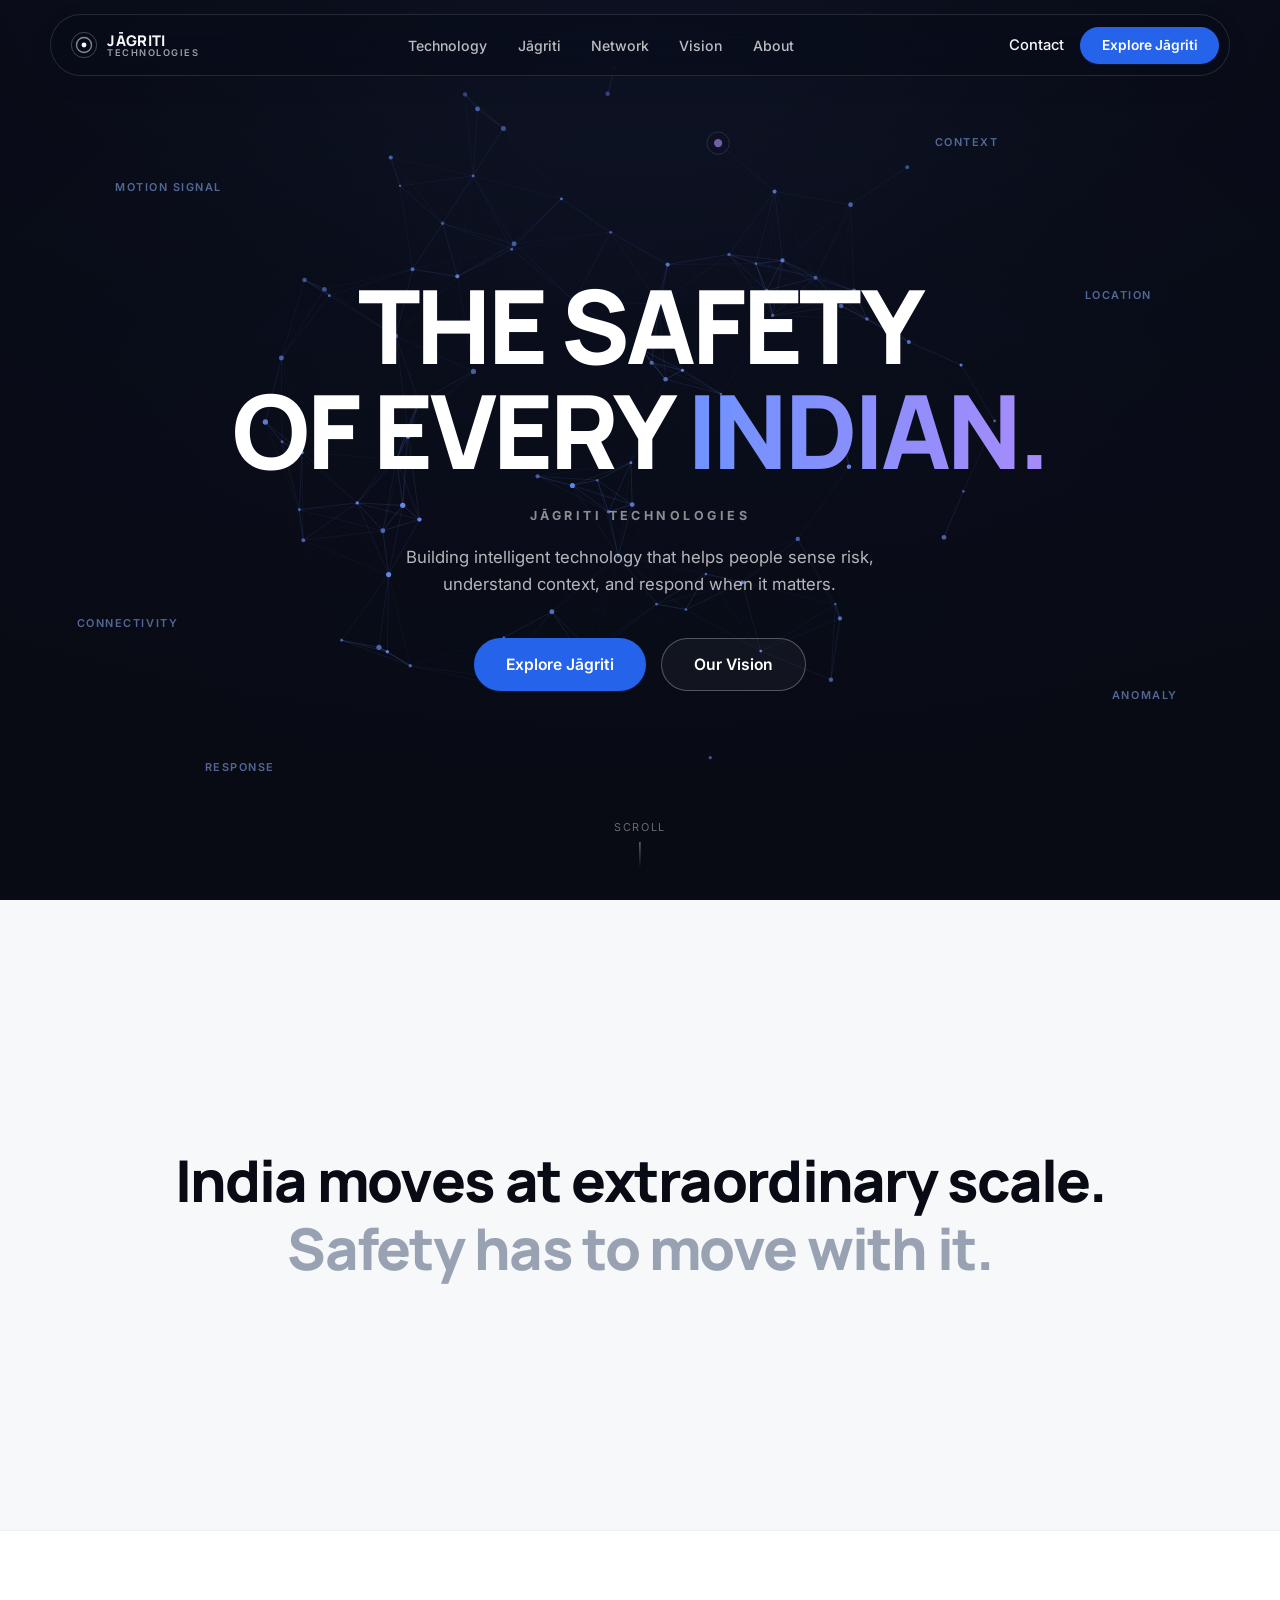
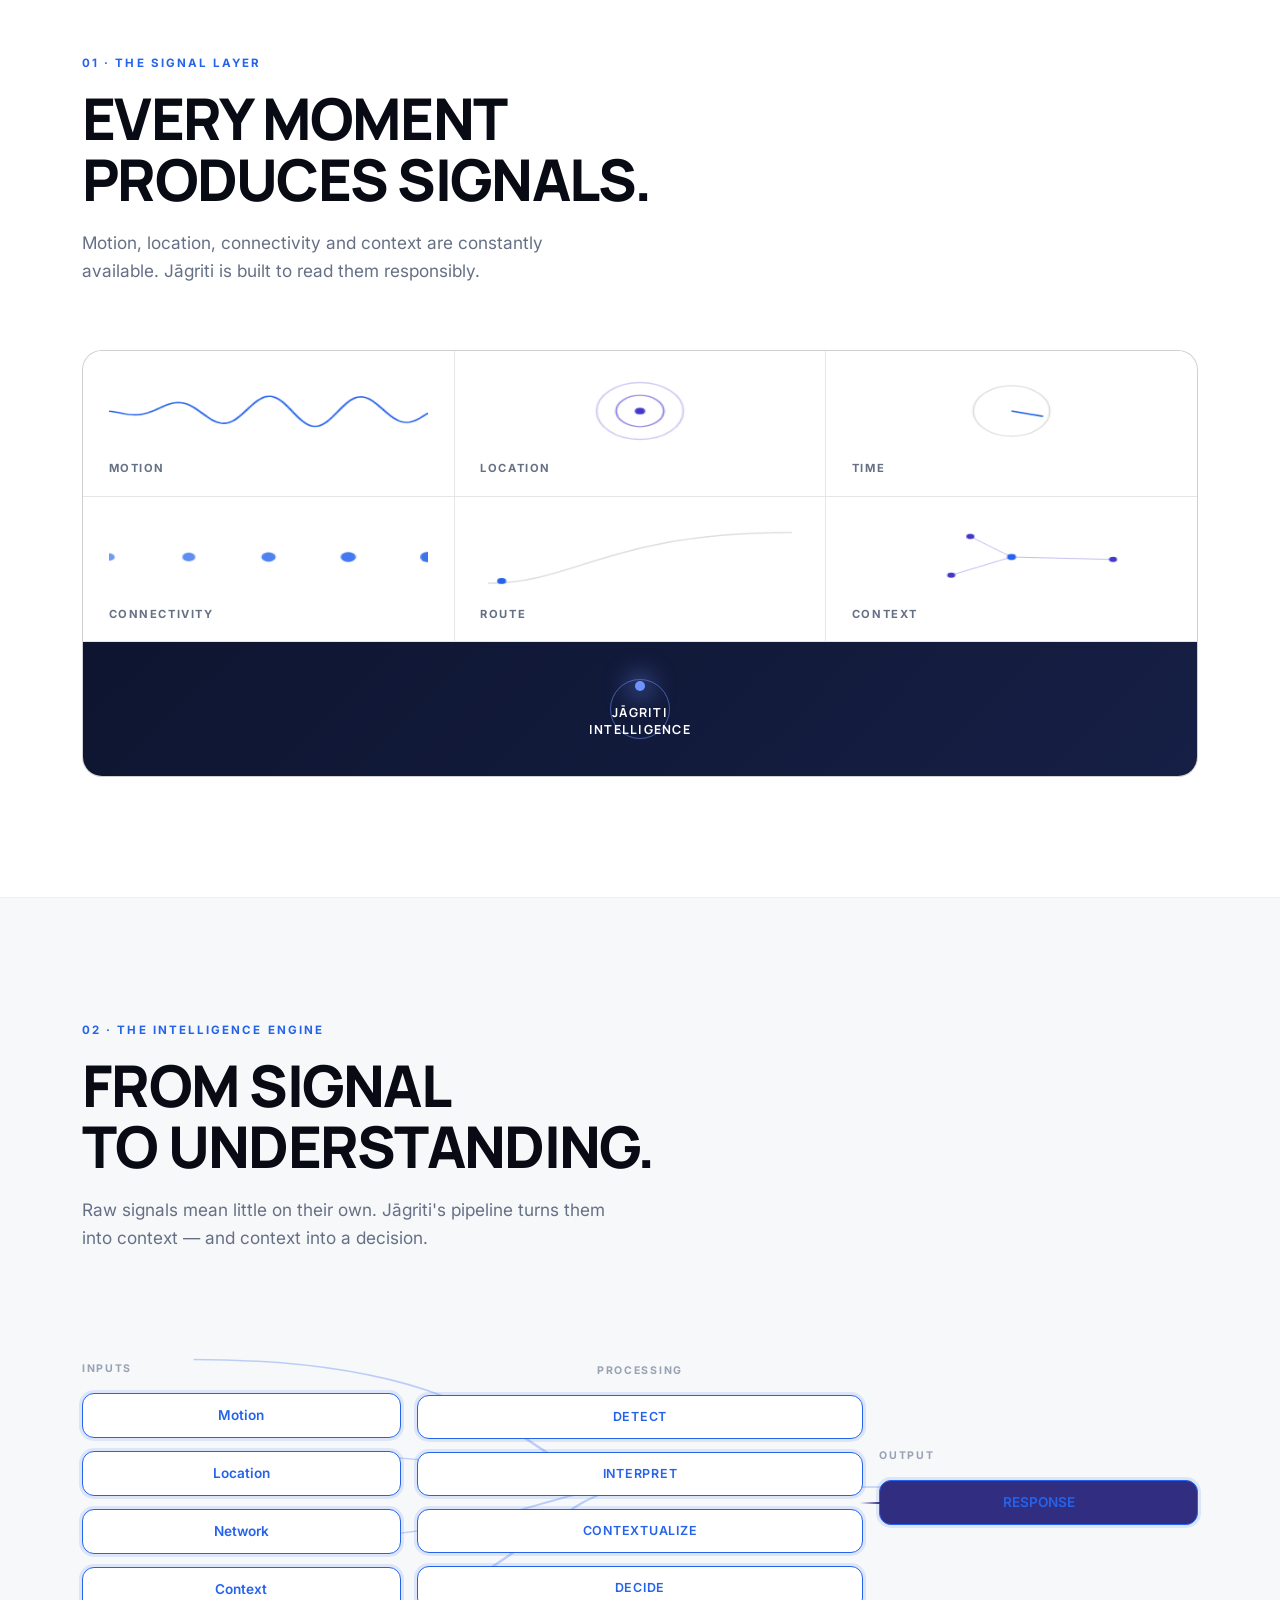
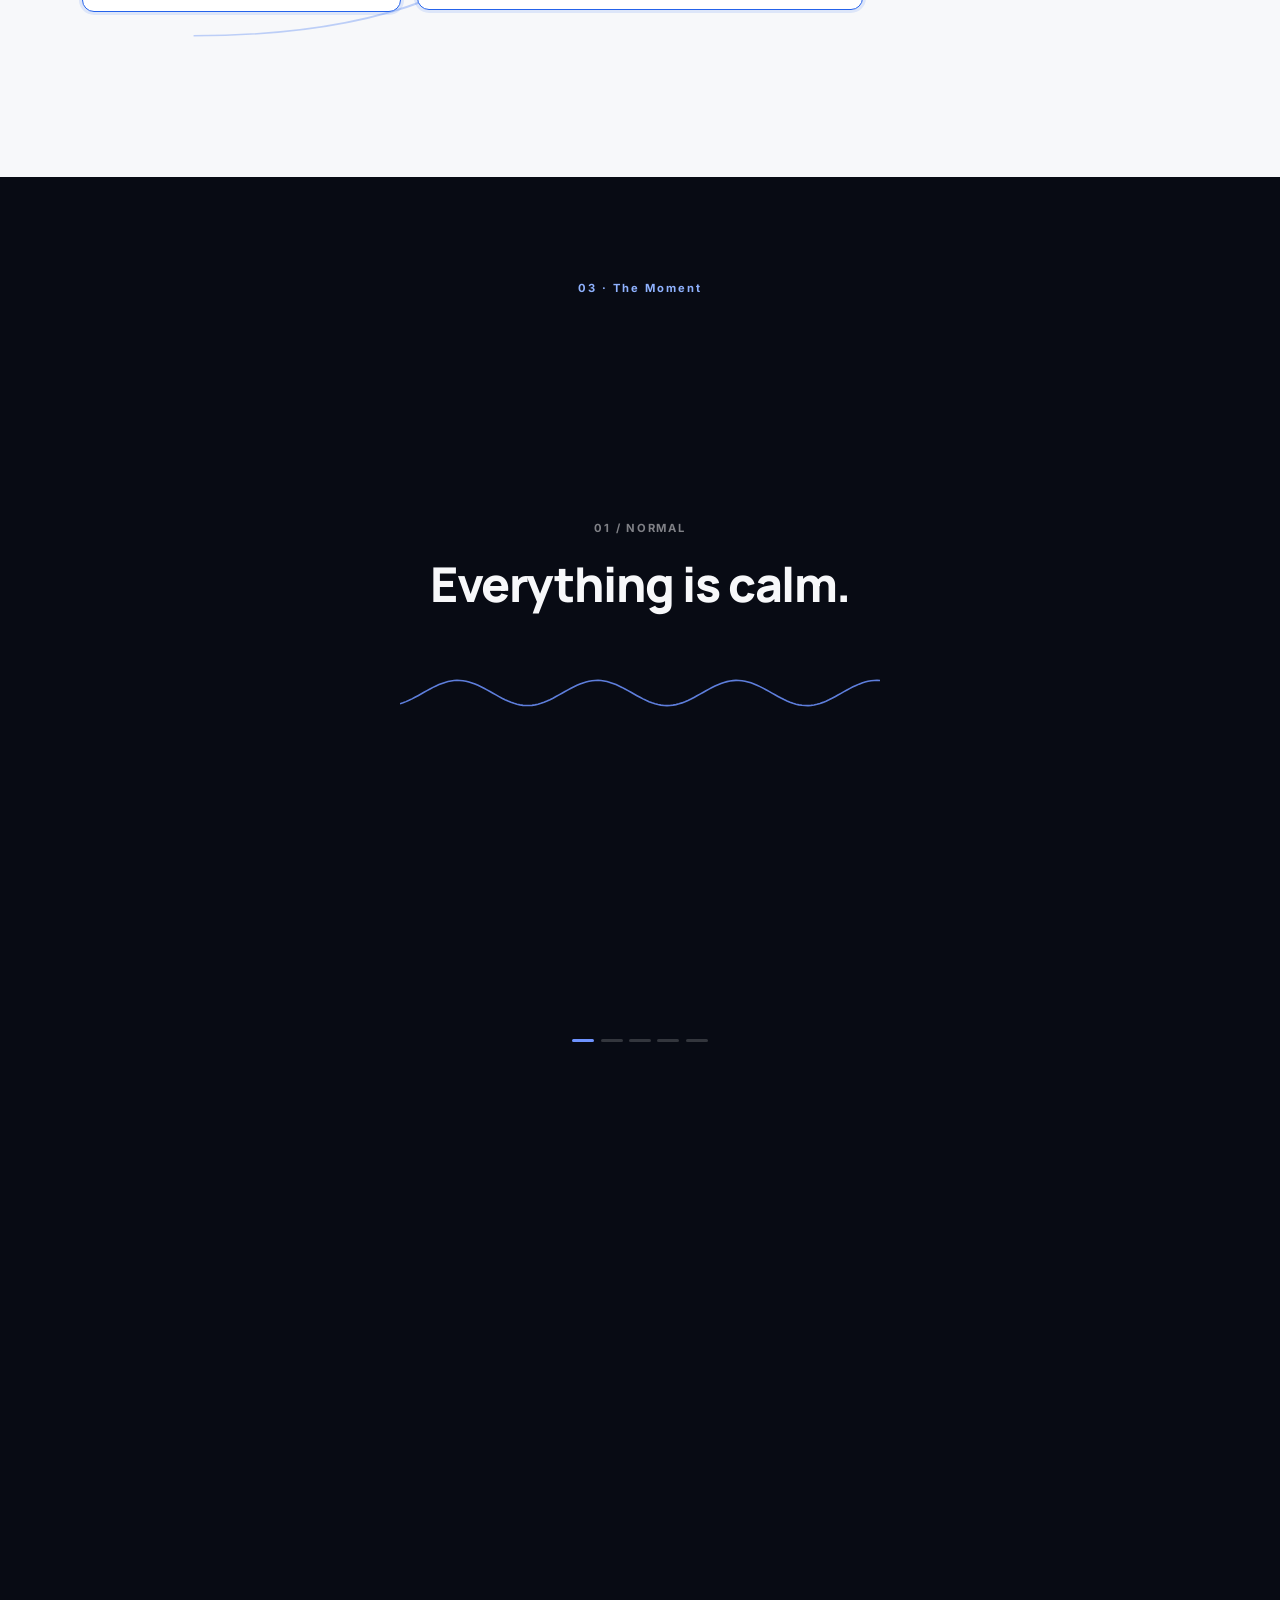
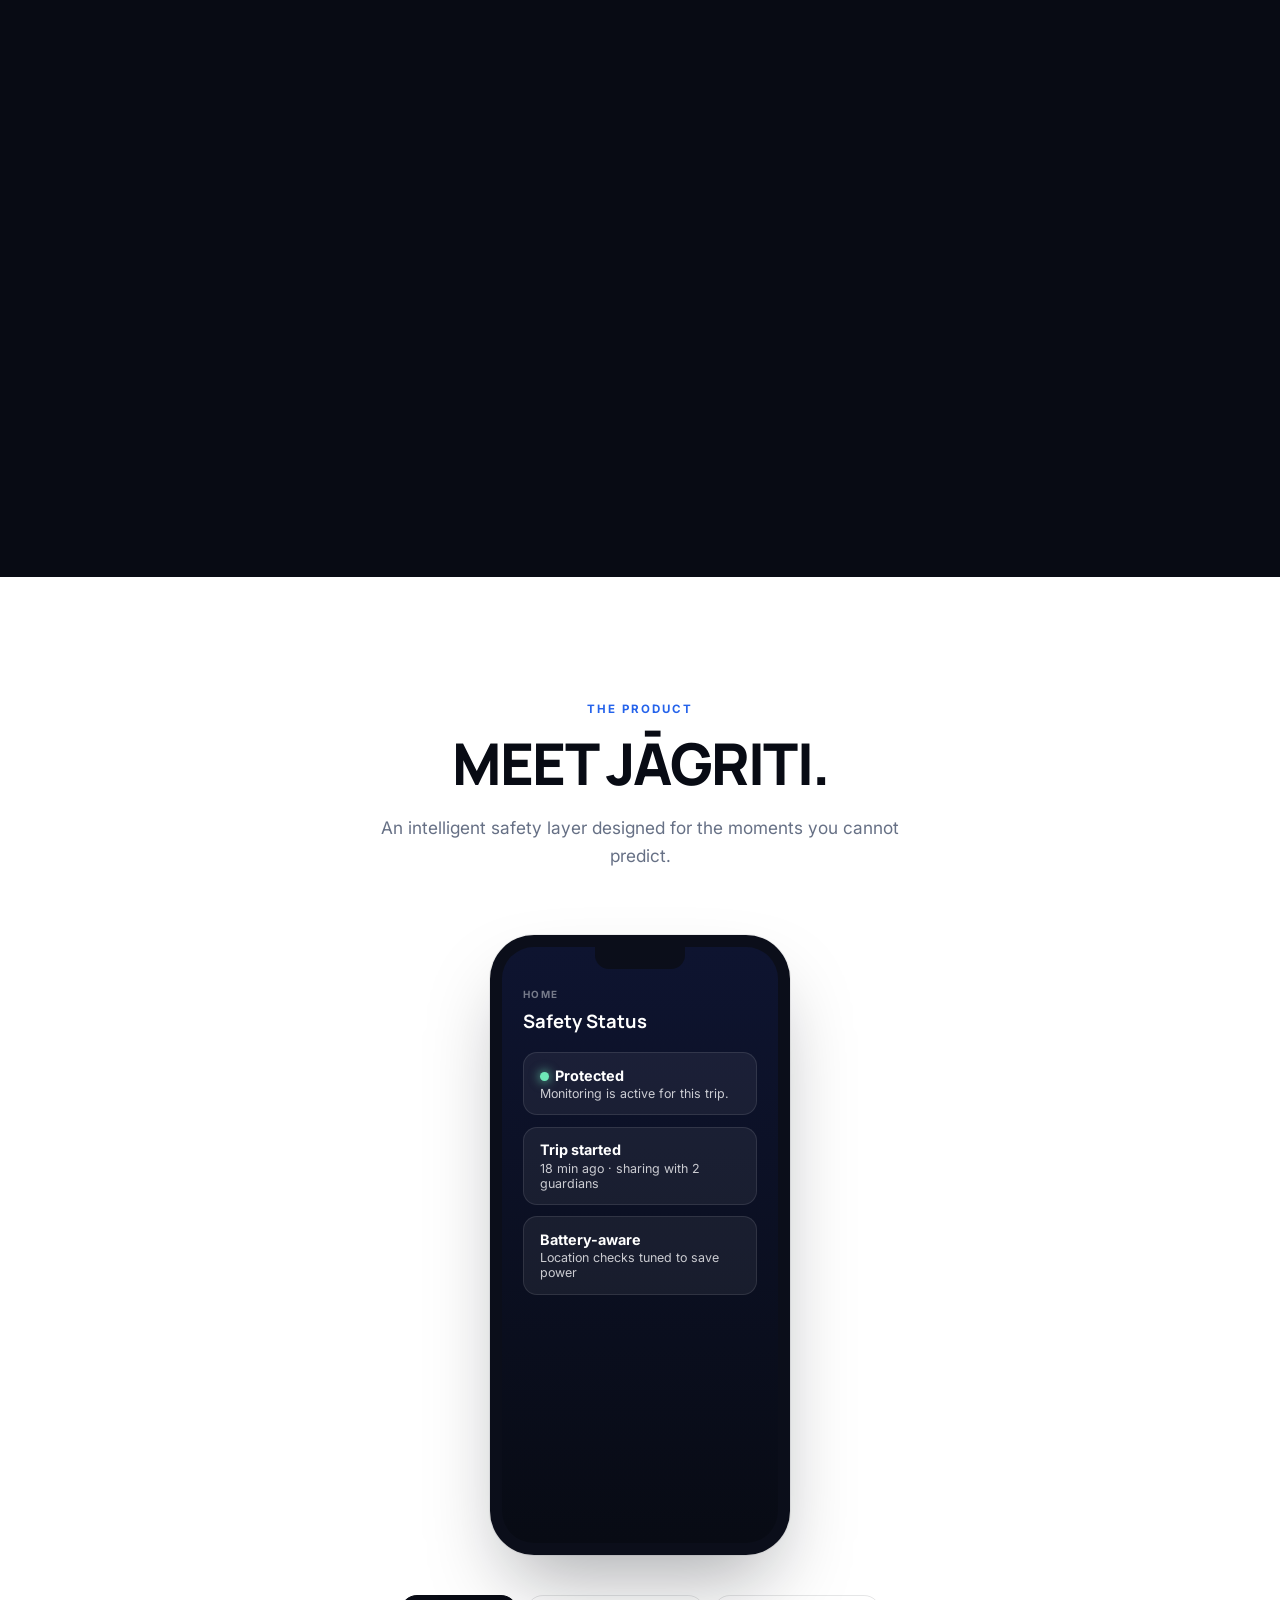
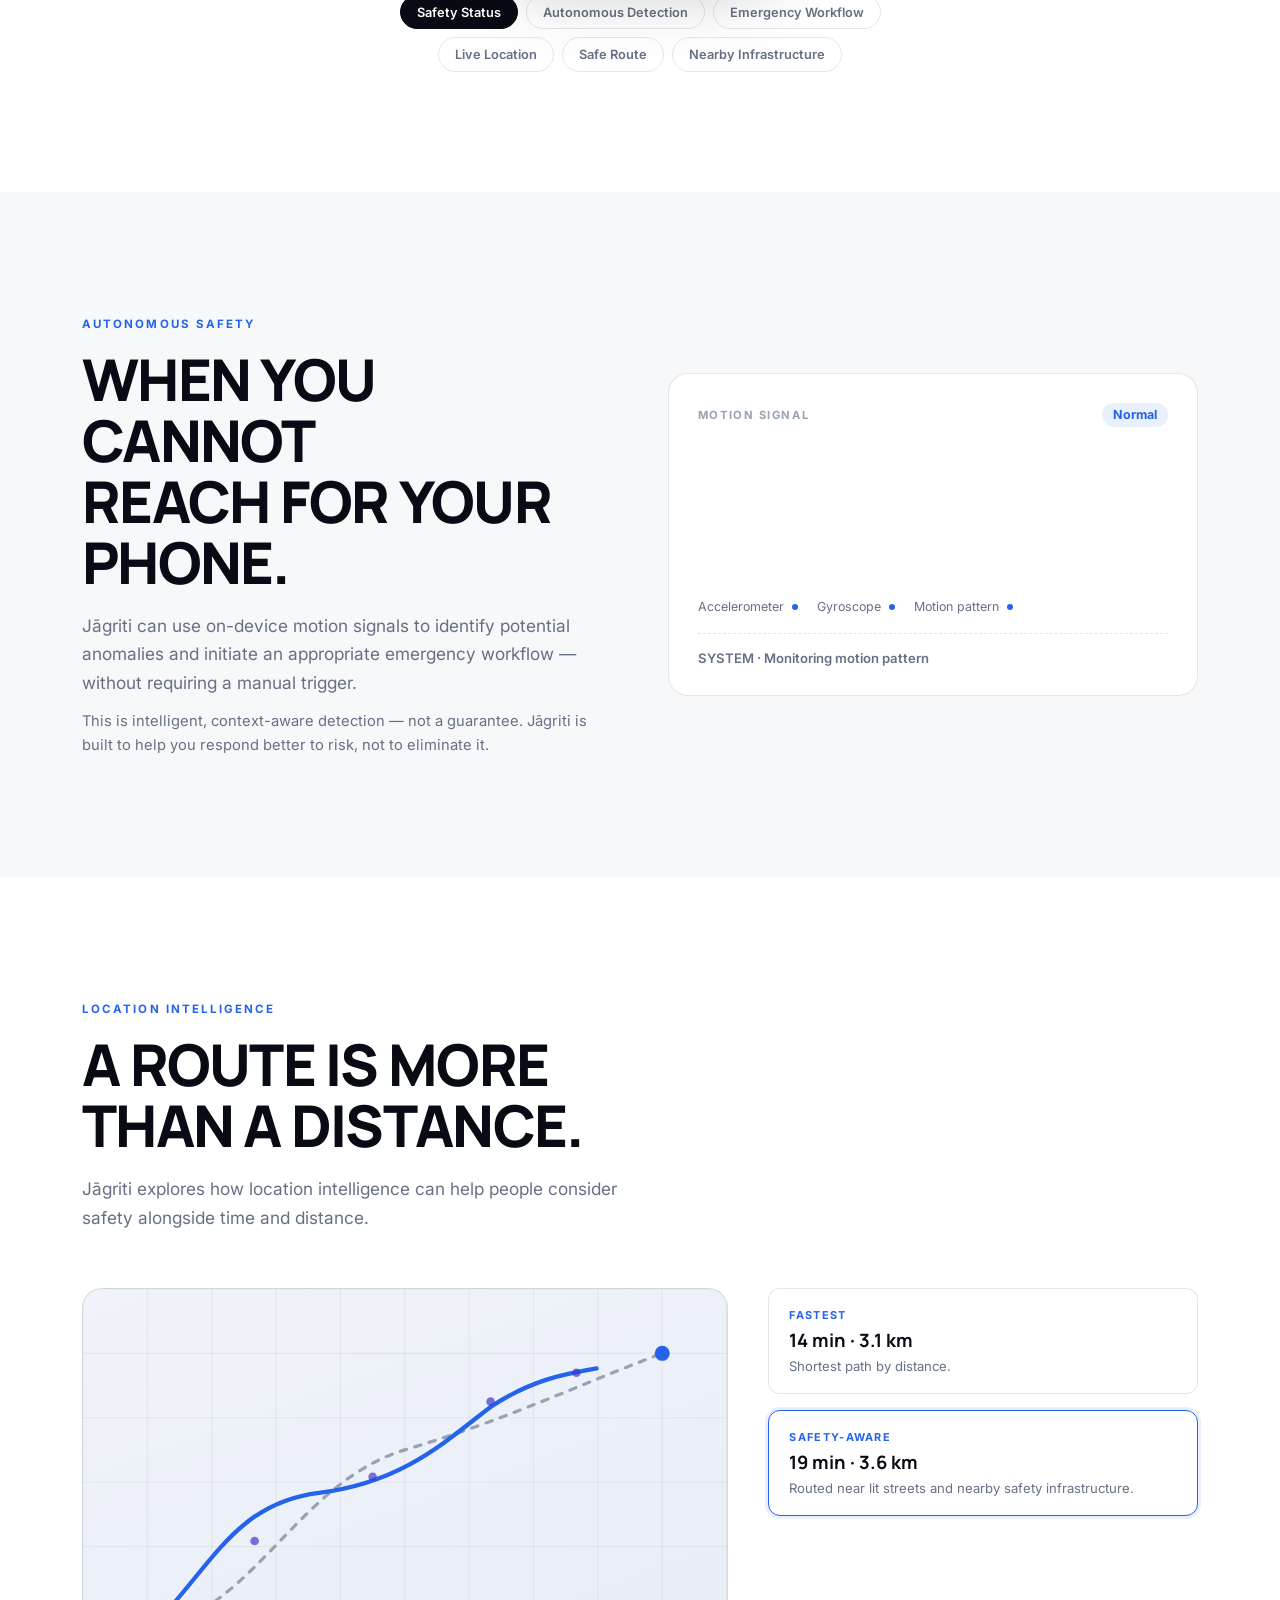
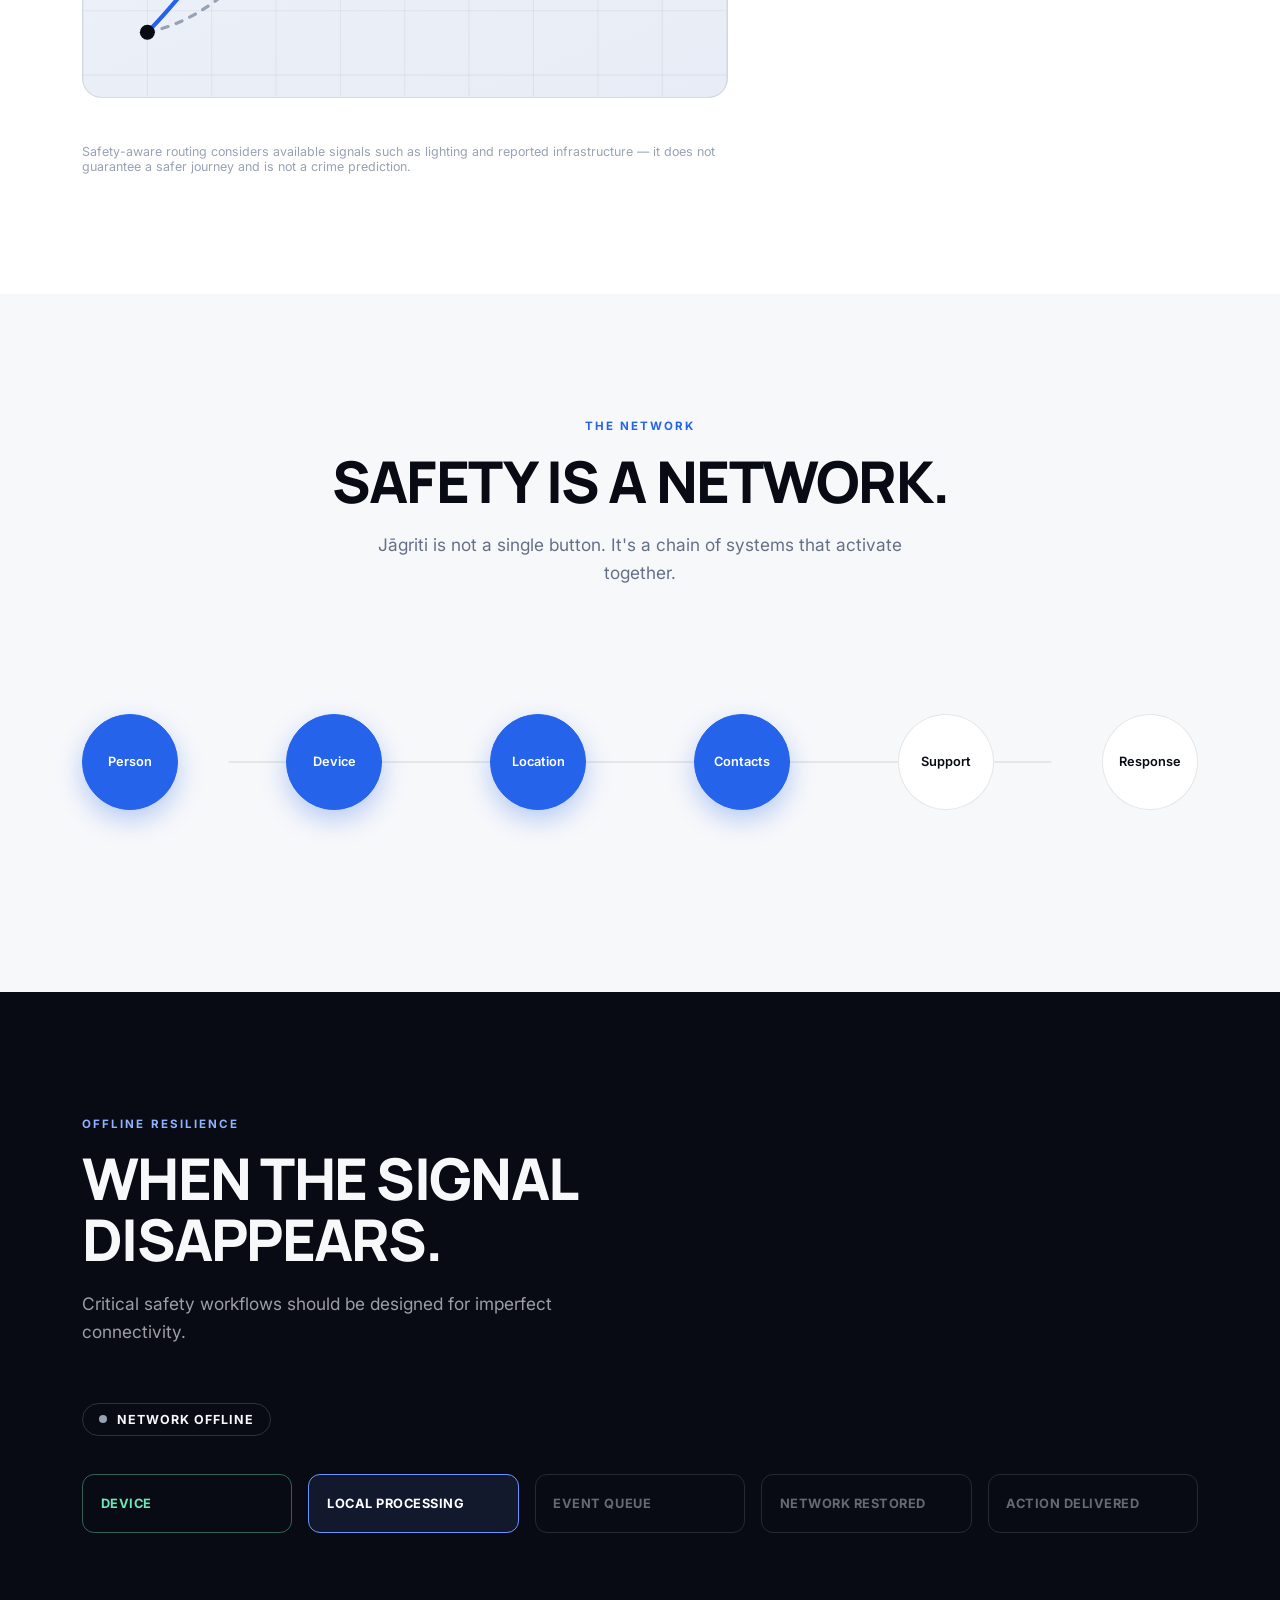
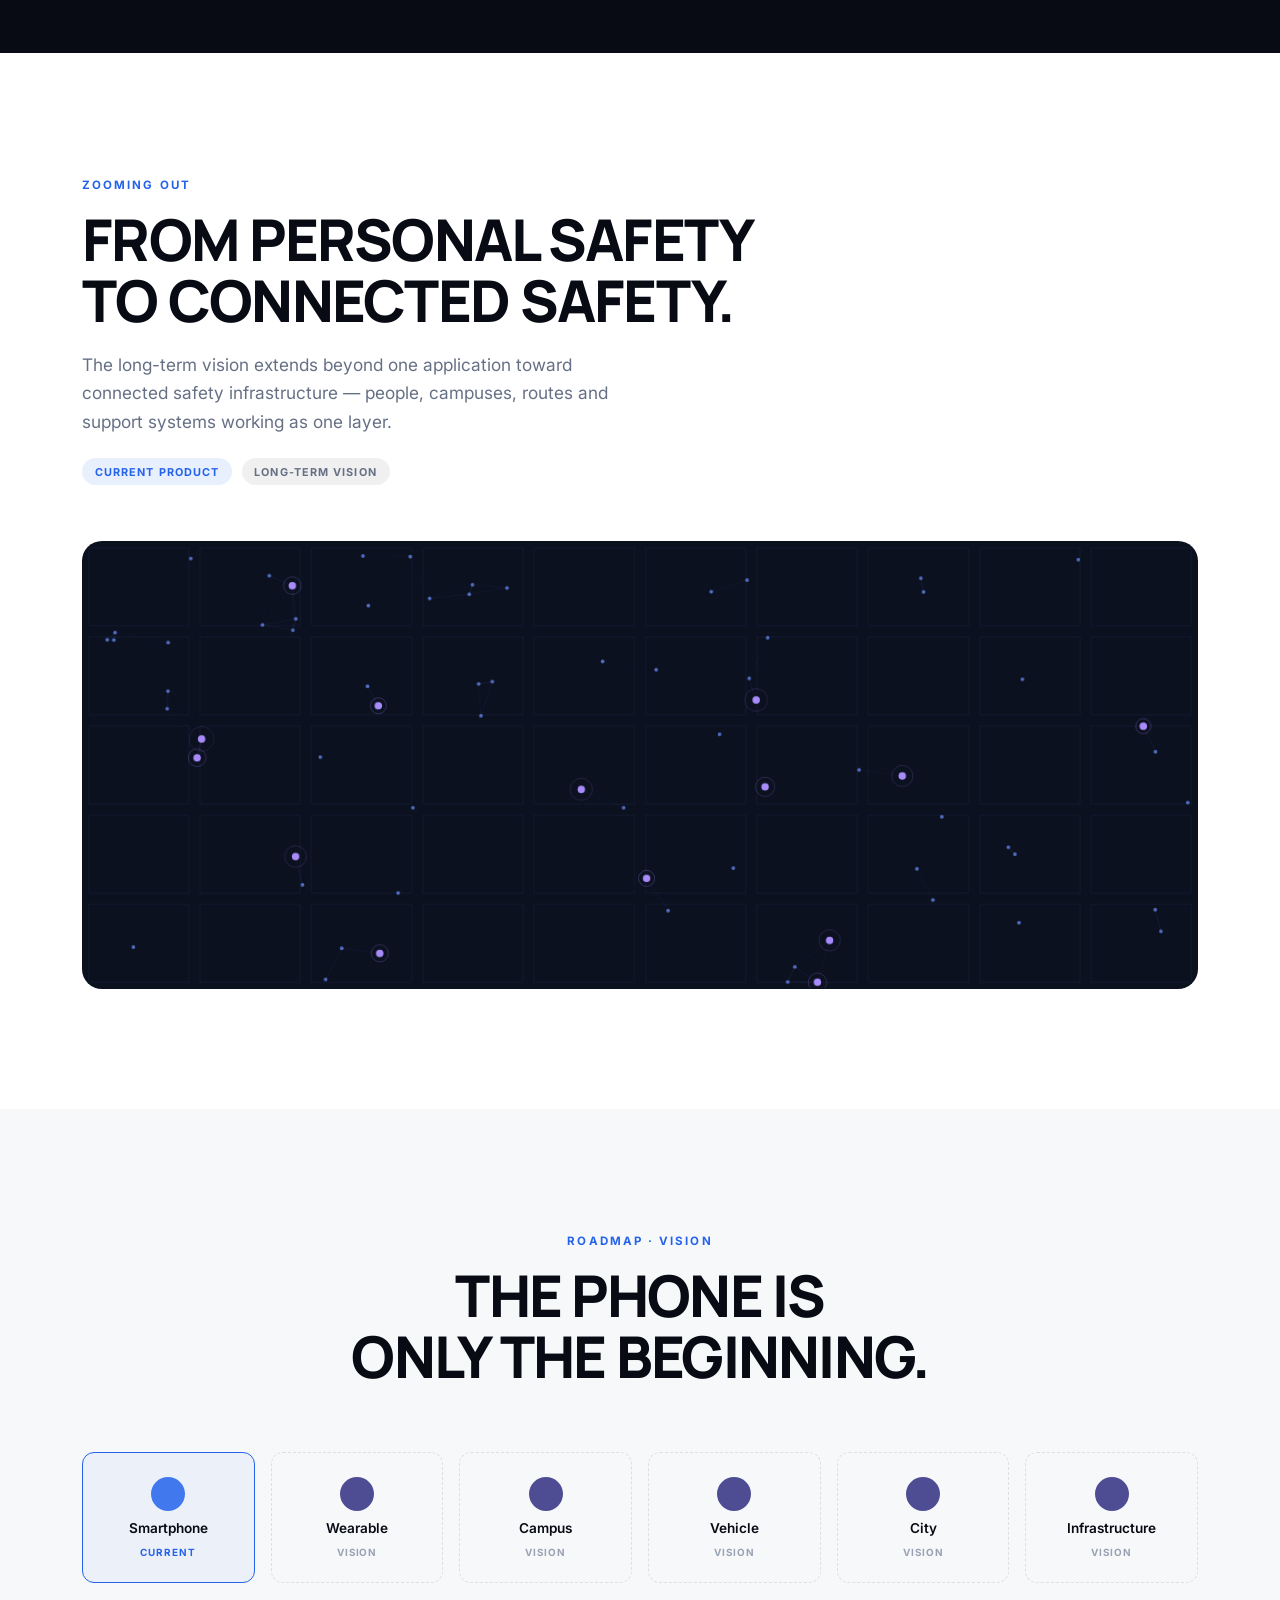
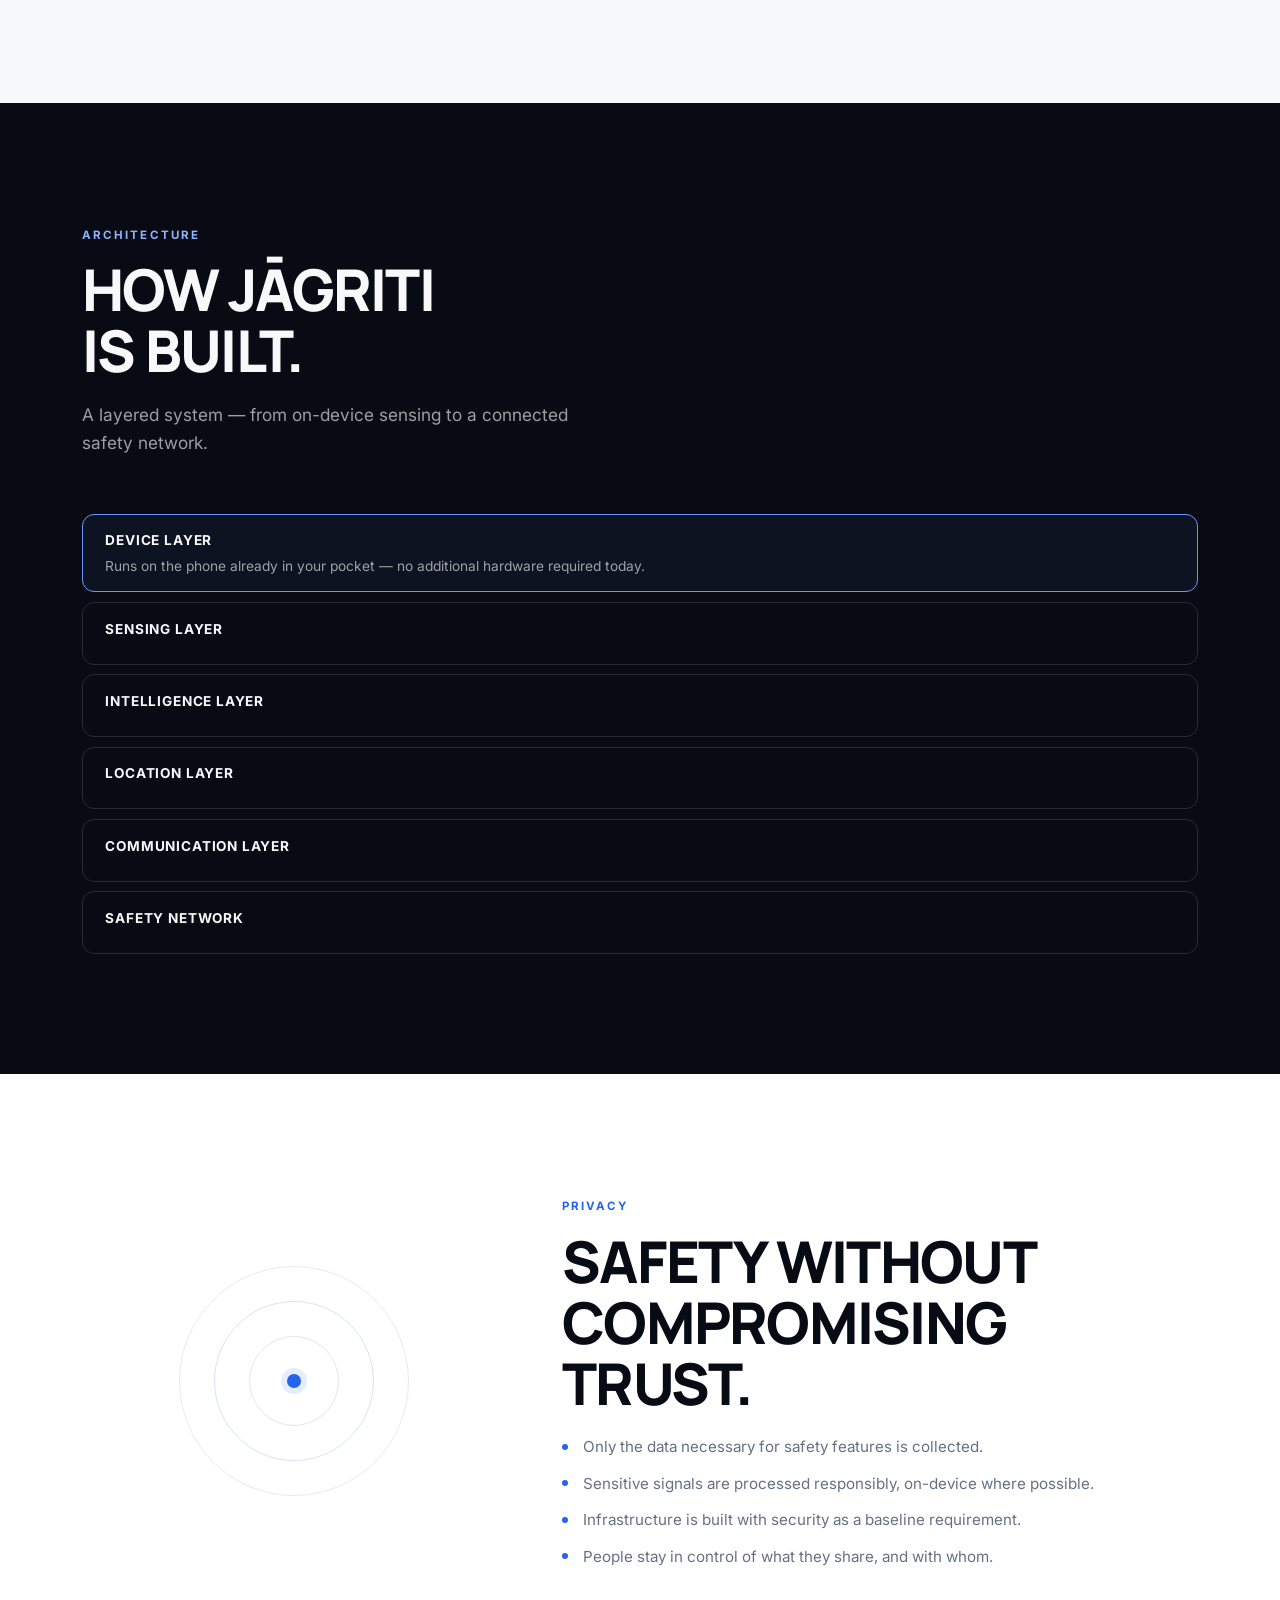
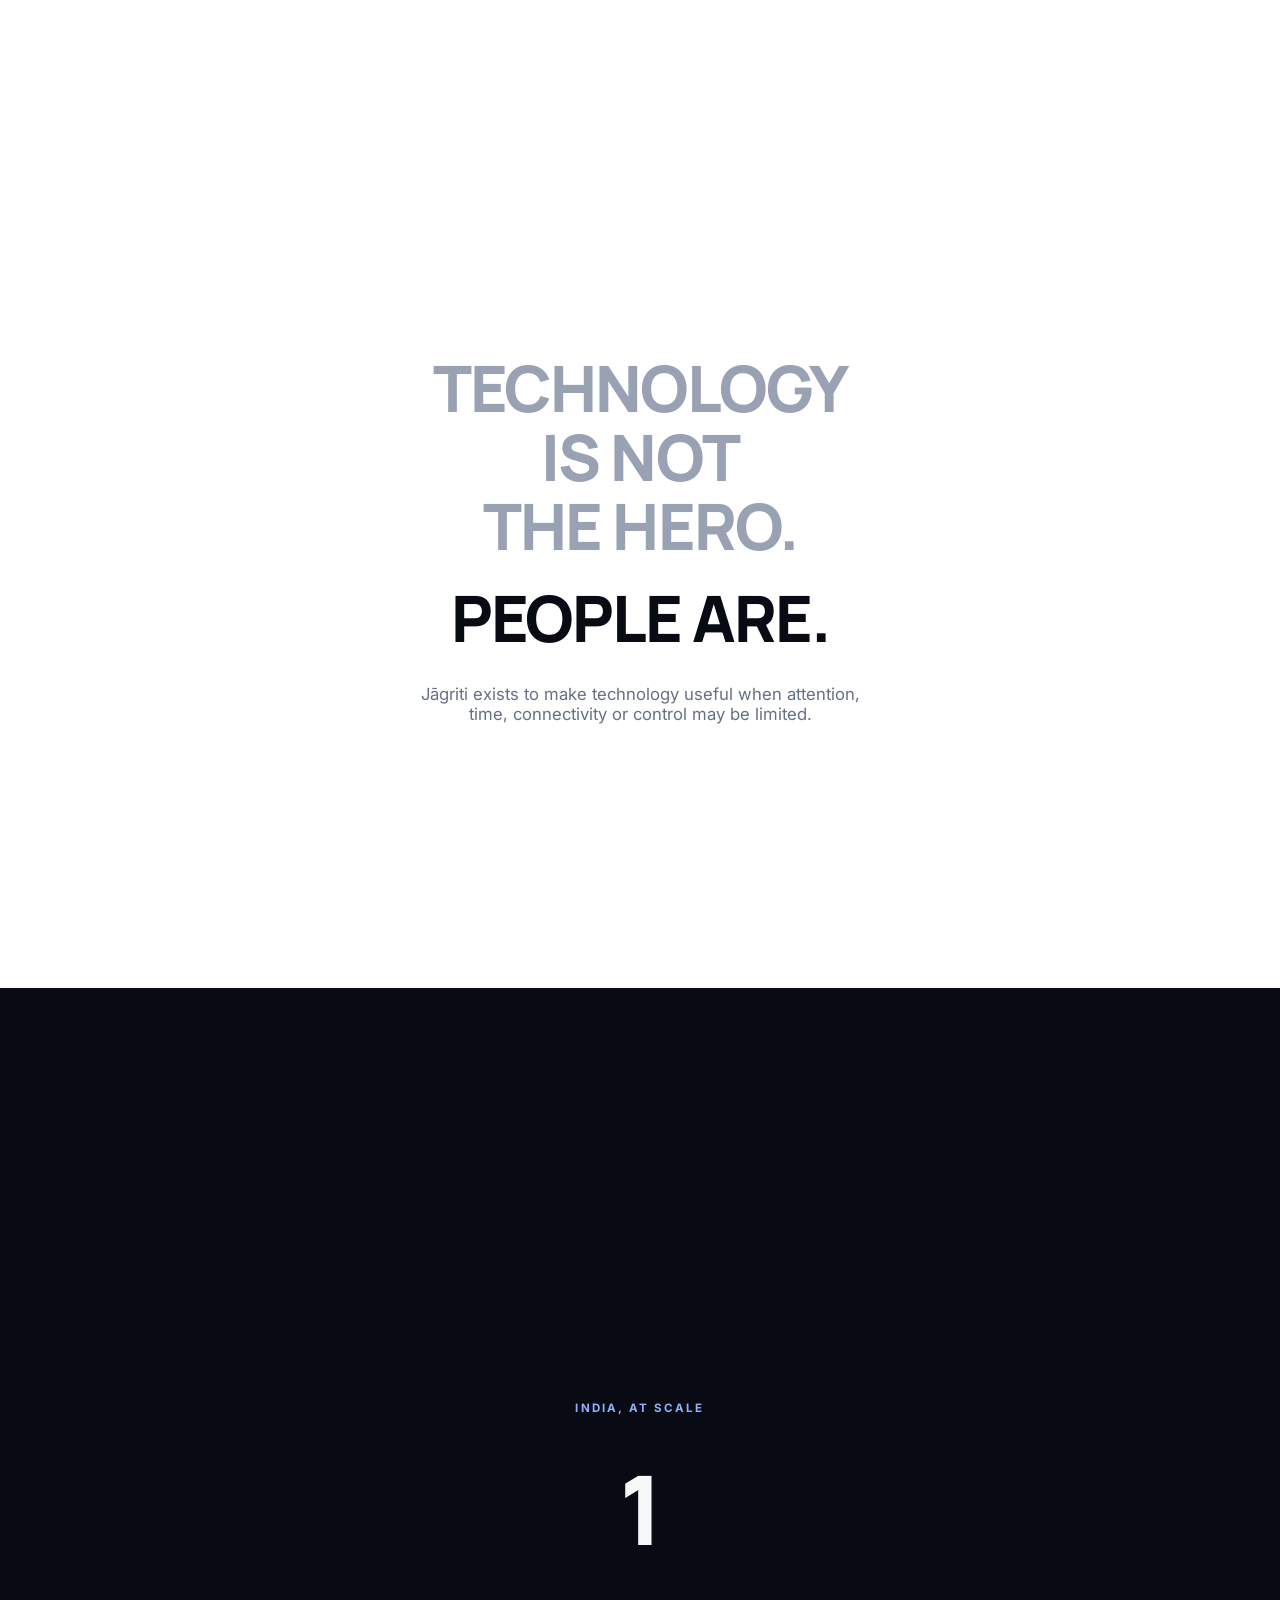
<file: index.html>
<!DOCTYPE html>
<html lang="en">
<head>
<meta charset="UTF-8" />
<meta name="viewport" content="width=device-width, initial-scale=1.0" />
<title>Jāgriti Technologies — The Safety of Every Indian</title>
<meta name="description" content="Jāgriti Technologies builds intelligent safety technology around sensing, location, context and response." />
<meta name="theme-color" content="#080B14" />

<!-- Open Graph -->
<meta property="og:type" content="website" />
<meta property="og:title" content="Jāgriti Technologies — The Safety of Every Indian" />
<meta property="og:description" content="Jāgriti Technologies builds intelligent safety technology around sensing, location, context and response." />
<meta property="og:site_name" content="Jāgriti Technologies" />

<!-- Twitter -->
<meta name="twitter:card" content="summary_large_image" />
<meta name="twitter:title" content="Jāgriti Technologies — The Safety of Every Indian" />
<meta name="twitter:description" content="Jāgriti Technologies builds intelligent safety technology around sensing, location, context and response." />

<link rel="icon" href="data:image/svg+xml,%3Csvg xmlns='http://www.w3.org/2000/svg' viewBox='0 0 32 32'%3E%3Crect width='32' height='32' rx='8' fill='%23080B14'/%3E%3Ccircle cx='16' cy='16' r='3.2' fill='%232563EB'/%3E%3Ccircle cx='16' cy='16' r='9' fill='none' stroke='%234338CA' stroke-width='1.6' opacity='0.7'/%3E%3Ccircle cx='16' cy='16' r='14' fill='none' stroke='%232563EB' stroke-width='1' opacity='0.35'/%3E%3C/svg%3E" />

<link rel="preconnect" href="https://fonts.googleapis.com" />
<link rel="preconnect" href="https://fonts.gstatic.com" crossorigin />
<link href="https://fonts.googleapis.com/css2?family=Manrope:wght@400;500;600;700;800&family=Inter:wght@300;400;500;600;700&display=swap" rel="stylesheet" />

<link rel="stylesheet" href="css/style.css" />
</head>
<body>

<a class="skip-link" href="#main">Skip to content</a>

<!-- =========================================================
     NAVIGATION
========================================================= -->
<header class="nav" id="nav">
  <div class="nav-inner">
    <a href="#hero" class="nav-mark" aria-label="Jāgriti Technologies — home">
      <span class="nav-mark-glyph" aria-hidden="true">
        <svg viewBox="0 0 32 32" width="30" height="30">
          <circle cx="16" cy="16" r="2.6" fill="currentColor"/>
          <circle cx="16" cy="16" r="8" fill="none" stroke="currentColor" stroke-width="1.4" opacity="0.55"/>
          <circle cx="16" cy="16" r="13.5" fill="none" stroke="currentColor" stroke-width="1" opacity="0.25"/>
        </svg>
      </span>
      <span class="nav-mark-text">
        <span class="nav-mark-title">JĀGRITI</span>
        <span class="nav-mark-sub">TECHNOLOGIES</span>
      </span>
    </a>

    <nav class="nav-links" id="navLinks" aria-label="Primary">
      <a href="#signal-layer">Technology</a>
      <a href="#product">Jāgriti</a>
      <a href="#network">Network</a>
      <a href="#vision">Vision</a>
      <a href="#company">About</a>
    </nav>

    <div class="nav-actions">
      <a href="#product" class="btn btn-ghost nav-contact">Contact</a>
      <a href="#product" class="btn btn-primary nav-explore">Explore Jāgriti</a>
      <button class="nav-burger" id="navBurger" aria-expanded="false" aria-controls="mobileNav" aria-label="Open menu">
        <span></span><span></span><span></span>
      </button>
    </div>
  </div>

  <div class="mobile-nav" id="mobileNav" aria-hidden="true">
    <nav aria-label="Mobile">
      <a href="#signal-layer">Technology</a>
      <a href="#product">Jāgriti</a>
      <a href="#network">Network</a>
      <a href="#vision">Vision</a>
      <a href="#company">About</a>
      <a href="#product">Contact</a>
    </nav>
    <a href="#product" class="btn btn-primary mobile-explore">Explore Jāgriti</a>
  </div>
</header>

<main id="main">

  <!-- =========================================================
       HERO — NATIONAL SCALE
  ========================================================= -->
  <section id="hero" class="hero" aria-label="Introduction">
    <canvas id="heroCanvas" class="hero-canvas" aria-hidden="true"></canvas>
    <div class="hero-vignette" aria-hidden="true"></div>

    <div class="hero-labels" aria-hidden="true">
      <span class="hero-label hl-1">MOTION SIGNAL</span>
      <span class="hero-label hl-2">LOCATION</span>
      <span class="hero-label hl-3">CONNECTIVITY</span>
      <span class="hero-label hl-4">CONTEXT</span>
      <span class="hero-label hl-5">ANOMALY</span>
      <span class="hero-label hl-6">RESPONSE</span>
    </div>

    <div class="hero-content">
      <h1 class="hero-headline">
        <span class="line">THE SAFETY</span>
        <span class="line">OF EVERY <em>INDIAN.</em></span>
      </h1>
      <p class="hero-kicker">JĀGRITI TECHNOLOGIES</p>
      <p class="hero-sub">Building intelligent technology that helps people sense risk, understand context, and respond when it matters.</p>
      <div class="hero-ctas">
        <a href="#product" class="btn btn-primary btn-lg">Explore Jāgriti</a>
        <a href="#vision" class="btn btn-outline btn-lg">Our Vision</a>
      </div>
    </div>

    <div class="hero-scroll" aria-hidden="true">
      <span>Scroll</span>
      <i></i>
    </div>
  </section>

  <!-- =========================================================
       TRANSITION
  ========================================================= -->
  <section class="transition" aria-label="Transition">
    <p class="transition-line reveal" data-split>India moves at extraordinary scale.</p>
    <p class="transition-line transition-line-dim reveal" data-split>Safety has to move with it.</p>
  </section>

  <!-- =========================================================
       SIGNAL LAYER
  ========================================================= -->
  <section id="signal-layer" class="signal-layer" aria-label="The signal layer">
    <div class="wrap">
      <div class="section-head reveal">
        <span class="eyebrow">01 · The Signal Layer</span>
        <h2 class="h2">EVERY MOMENT<br/>PRODUCES SIGNALS.</h2>
        <p class="lede">Motion, location, connectivity and context are constantly available. Jāgriti is built to read them responsibly.</p>
      </div>

      <div class="signal-board reveal" id="signalBoard">
        <div class="signal-cell" data-signal="motion">
          <canvas class="signal-canvas" width="240" height="80"></canvas>
          <span class="signal-name">MOTION</span>
        </div>
        <div class="signal-cell" data-signal="location">
          <canvas class="signal-canvas" width="240" height="80"></canvas>
          <span class="signal-name">LOCATION</span>
        </div>
        <div class="signal-cell" data-signal="time">
          <canvas class="signal-canvas" width="240" height="80"></canvas>
          <span class="signal-name">TIME</span>
        </div>
        <div class="signal-cell" data-signal="connectivity">
          <canvas class="signal-canvas" width="240" height="80"></canvas>
          <span class="signal-name">CONNECTIVITY</span>
        </div>
        <div class="signal-cell" data-signal="route">
          <canvas class="signal-canvas" width="240" height="80"></canvas>
          <span class="signal-name">ROUTE</span>
        </div>
        <div class="signal-cell" data-signal="context">
          <canvas class="signal-canvas" width="240" height="80"></canvas>
          <span class="signal-name">CONTEXT</span>
        </div>

        <div class="signal-core">
          <span class="signal-core-ring r1"></span>
          <span class="signal-core-ring r2"></span>
          <span class="signal-core-dot"></span>
          <span class="signal-core-label">JĀGRITI<br/>INTELLIGENCE</span>
        </div>
      </div>
    </div>
  </section>

  <!-- =========================================================
       INTELLIGENCE ENGINE
  ========================================================= -->
  <section id="intelligence" class="intelligence" aria-label="The intelligence engine">
    <div class="wrap">
      <div class="section-head reveal">
        <span class="eyebrow">02 · The Intelligence Engine</span>
        <h2 class="h2">FROM SIGNAL<br/>TO UNDERSTANDING.</h2>
        <p class="lede">Raw signals mean little on their own. Jāgriti's pipeline turns them into context — and context into a decision.</p>
      </div>

      <div class="engine-diagram reveal" id="engineDiagram">
        <div class="engine-col engine-inputs">
          <span class="engine-col-label">INPUTS</span>
          <div class="engine-node" data-node="in-motion">Motion</div>
          <div class="engine-node" data-node="in-location">Location</div>
          <div class="engine-node" data-node="in-network">Network</div>
          <div class="engine-node" data-node="in-context">Context</div>
        </div>

        <svg class="engine-svg" viewBox="0 0 400 320" preserveAspectRatio="none" aria-hidden="true">
          <g class="engine-paths"></g>
        </svg>

        <div class="engine-col engine-pipeline">
          <span class="engine-col-label">PROCESSING</span>
          <div class="engine-stage" data-stage="detect">DETECT</div>
          <div class="engine-stage" data-stage="interpret">INTERPRET</div>
          <div class="engine-stage" data-stage="contextualize">CONTEXTUALIZE</div>
          <div class="engine-stage" data-stage="decide">DECIDE</div>
        </div>

        <div class="engine-col engine-output">
          <span class="engine-col-label">OUTPUT</span>
          <div class="engine-node engine-node-output">RESPONSE</div>
        </div>
      </div>
    </div>
  </section>

  <!-- =========================================================
       THE MOMENT — cinematic scroll sequence
  ========================================================= -->
  <section id="moment" class="moment" aria-label="A moment, walked through">
    <div class="moment-sticky">
      <div class="moment-eyebrow">03 · The Moment</div>

      <div class="moment-scene" data-scene="0">
        <span class="moment-tag">01 / NORMAL</span>
        <h3 class="moment-title">Everything is calm.</h3>
        <div class="moment-wave" id="momentWave"><canvas></canvas></div>
      </div>

      <div class="moment-scene" data-scene="1">
        <span class="moment-tag">02 / CHANGE</span>
        <h3 class="moment-title">Something changes.</h3>
        <p class="moment-copy">A motion signal shifts outside its normal pattern.</p>
      </div>

      <div class="moment-scene" data-scene="2">
        <span class="moment-tag moment-tag-alert">03 / NOTICE</span>
        <h3 class="moment-title">The system notices.</h3>
        <p class="moment-copy">An anomaly is flagged for further context — not yet an alert.</p>
      </div>

      <div class="moment-scene" data-scene="3">
        <span class="moment-tag moment-tag-alert">04 / CONTEXT</span>
        <h3 class="moment-title">Context matters.</h3>
        <div class="moment-context">
          <span>Location</span><span>Movement</span><span>Connectivity</span>
        </div>
      </div>

      <div class="moment-scene" data-scene="4">
        <span class="moment-tag moment-tag-response">05 / RESPONSE</span>
        <h3 class="moment-title">The system responds.</h3>
        <ul class="moment-checklist">
          <li>Guardian notified</li>
          <li>Live location shared</li>
          <li>Workflow initiated</li>
        </ul>
      </div>

      <div class="moment-progress" aria-hidden="true">
        <span></span><span></span><span></span><span></span><span></span>
      </div>
    </div>
    <div class="moment-spacer" aria-hidden="true"></div>
  </section>

  <!-- =========================================================
       MEET JĀGRITI — product
  ========================================================= -->
  <section id="product" class="product" aria-label="Meet Jāgriti">
    <div class="wrap">
      <div class="section-head reveal center">
        <span class="eyebrow">The Product</span>
        <h2 class="h2">MEET JĀGRITI.</h2>
        <p class="lede center">An intelligent safety layer designed for the moments you cannot predict.</p>
      </div>

      <div class="product-showcase reveal">
        <div class="phone" id="productPhone">
          <div class="phone-notch"></div>
          <div class="phone-screen" id="phoneScreen">
            <!-- screens injected by JS -->
          </div>
        </div>

        <div class="product-tabs" id="productTabs" role="tablist" aria-label="Jāgriti screens">
          <button role="tab" aria-selected="true" data-screen="status">Safety Status</button>
          <button role="tab" aria-selected="false" data-screen="detection">Autonomous Detection</button>
          <button role="tab" aria-selected="false" data-screen="emergency">Emergency Workflow</button>
          <button role="tab" aria-selected="false" data-screen="location">Live Location</button>
          <button role="tab" aria-selected="false" data-screen="route">Safe Route</button>
          <button role="tab" aria-selected="false" data-screen="infra">Nearby Infrastructure</button>
        </div>
      </div>
    </div>
  </section>

  <!-- =========================================================
       AUTONOMOUS SAFETY
  ========================================================= -->
  <section id="autonomous" class="autonomous" aria-label="Autonomous safety">
    <div class="wrap split">
      <div class="section-head reveal">
        <span class="eyebrow">Autonomous Safety</span>
        <h2 class="h2">WHEN YOU CANNOT<br/>REACH FOR YOUR PHONE.</h2>
        <p class="lede">Jāgriti can use on-device motion signals to identify potential anomalies and initiate an appropriate emergency workflow — without requiring a manual trigger.</p>
        <p class="lede small">This is intelligent, context-aware detection — not a guarantee. Jāgriti is built to help you respond better to risk, not to eliminate it.</p>
      </div>

      <div class="sensor-panel reveal">
        <div class="sensor-row">
          <span class="sensor-label">MOTION SIGNAL</span>
          <span class="sensor-state" id="sensorState">Normal</span>
        </div>
        <canvas id="sensorCanvas" class="sensor-canvas" width="640" height="160"></canvas>
        <div class="sensor-readout">
          <div><span>Accelerometer</span><i></i></div>
          <div><span>Gyroscope</span><i></i></div>
          <div><span>Motion pattern</span><i></i></div>
        </div>
        <div class="sensor-system-msg" id="sensorMsg">SYSTEM · Monitoring motion pattern</div>
      </div>
    </div>
  </section>

  <!-- =========================================================
       SAFE ROUTES
  ========================================================= -->
  <section id="routes" class="routes" aria-label="Safe routes">
    <div class="wrap">
      <div class="section-head reveal">
        <span class="eyebrow">Location Intelligence</span>
        <h2 class="h2">A ROUTE IS MORE<br/>THAN A DISTANCE.</h2>
        <p class="lede">Jāgriti explores how location intelligence can help people consider safety alongside time and distance.</p>
      </div>

      <div class="route-panel reveal">
        <svg class="route-map" viewBox="0 0 600 380" aria-hidden="true">
          <g class="route-grid"></g>
          <path class="route-path route-fast" d="M60,320 C160,300 200,180 300,150 C400,120 460,90 540,60" />
          <path class="route-path route-safe" d="M60,320 C120,260 140,200 220,190 C300,180 340,140 380,110 C440,70 480,80 540,60" />
          <g class="route-infra"></g>
          <circle class="route-point route-start" cx="60" cy="320" r="7" />
          <circle class="route-point route-end" cx="540" cy="60" r="7" />
        </svg>

        <div class="route-cards">
          <button class="route-card active" data-route="fast" aria-pressed="true">
            <span class="route-card-tag">FASTEST</span>
            <span class="route-card-stat">14 min · 3.1 km</span>
            <span class="route-card-note">Shortest path by distance.</span>
          </button>
          <button class="route-card" data-route="safe" aria-pressed="false">
            <span class="route-card-tag">SAFETY-AWARE</span>
            <span class="route-card-stat">19 min · 3.6 km</span>
            <span class="route-card-note">Routed near lit streets and nearby safety infrastructure.</span>
          </button>
        </div>
        <p class="route-disclaimer">Safety-aware routing considers available signals such as lighting and reported infrastructure — it does not guarantee a safer journey and is not a crime prediction.</p>
      </div>
    </div>
  </section>

  <!-- =========================================================
       EMERGENCY NETWORK
  ========================================================= -->
  <section id="network" class="network" aria-label="The safety network">
    <div class="wrap">
      <div class="section-head reveal center">
        <span class="eyebrow">The Network</span>
        <h2 class="h2">SAFETY IS A NETWORK.</h2>
        <p class="lede center">Jāgriti is not a single button. It's a chain of systems that activate together.</p>
      </div>

      <div class="network-graph reveal" id="networkGraph">
        <svg viewBox="0 0 900 220" aria-hidden="true">
          <g class="network-lines"></g>
        </svg>
        <div class="network-nodes">
          <button class="network-node" data-node="0"><span>Person</span></button>
          <button class="network-node" data-node="1"><span>Device</span></button>
          <button class="network-node" data-node="2"><span>Location</span></button>
          <button class="network-node" data-node="3"><span>Contacts</span></button>
          <button class="network-node" data-node="4"><span>Support</span></button>
          <button class="network-node" data-node="5"><span>Response</span></button>
        </div>
      </div>
    </div>
  </section>

  <!-- =========================================================
       OFFLINE RESILIENCE
  ========================================================= -->
  <section id="offline" class="offline dark-zone" aria-label="Offline resilience">
    <div class="wrap">
      <div class="section-head reveal">
        <span class="eyebrow">Offline Resilience</span>
        <h2 class="h2">WHEN THE SIGNAL<br/>DISAPPEARS.</h2>
        <p class="lede">Critical safety workflows should be designed for imperfect connectivity.</p>
      </div>

      <div class="offline-flow reveal" id="offlineFlow">
        <div class="offline-status">
          <span class="offline-dot"></span>
          <span id="offlineStatusText">NETWORK OFFLINE</span>
        </div>
        <div class="offline-chain">
          <div class="offline-node" data-step="device">DEVICE</div>
          <div class="offline-node" data-step="local">LOCAL PROCESSING</div>
          <div class="offline-node" data-step="queue">EVENT QUEUE</div>
          <div class="offline-node" data-step="restored">NETWORK RESTORED</div>
          <div class="offline-node" data-step="delivered">ACTION DELIVERED</div>
        </div>
      </div>
    </div>
  </section>

  <!-- =========================================================
       SAFETY INFRASTRUCTURE (zoom out)
  ========================================================= -->
  <section id="infrastructure" class="infrastructure" aria-label="Safety infrastructure">
    <div class="wrap">
      <div class="section-head reveal">
        <span class="eyebrow">Zooming Out</span>
        <h2 class="h2">FROM PERSONAL SAFETY<br/>TO CONNECTED SAFETY.</h2>
        <p class="lede">The long-term vision extends beyond one application toward connected safety infrastructure — people, campuses, routes and support systems working as one layer.</p>
        <div class="vision-tags">
          <span class="tag tag-current">CURRENT PRODUCT</span>
          <span class="tag tag-vision">LONG-TERM VISION</span>
        </div>
      </div>

      <div class="city-canvas-wrap reveal">
        <canvas id="cityCanvas" width="1200" height="480"></canvas>
      </div>
    </div>
  </section>

  <!-- =========================================================
       BEYOND THE PHONE
  ========================================================= -->
  <section id="beyond" class="beyond" aria-label="Beyond the phone">
    <div class="wrap">
      <div class="section-head reveal center">
        <span class="eyebrow">Roadmap · Vision</span>
        <h2 class="h2">THE PHONE IS<br/>ONLY THE BEGINNING.</h2>
      </div>

      <div class="beyond-row reveal">
        <div class="beyond-node beyond-active">
          <span class="beyond-icon" data-icon="phone"></span>
          <span>Smartphone</span>
          <em>current</em>
        </div>
        <div class="beyond-node">
          <span class="beyond-icon" data-icon="watch"></span>
          <span>Wearable</span>
          <em>vision</em>
        </div>
        <div class="beyond-node">
          <span class="beyond-icon" data-icon="campus"></span>
          <span>Campus</span>
          <em>vision</em>
        </div>
        <div class="beyond-node">
          <span class="beyond-icon" data-icon="vehicle"></span>
          <span>Vehicle</span>
          <em>vision</em>
        </div>
        <div class="beyond-node">
          <span class="beyond-icon" data-icon="city"></span>
          <span>City</span>
          <em>vision</em>
        </div>
        <div class="beyond-node">
          <span class="beyond-icon" data-icon="infra"></span>
          <span>Infrastructure</span>
          <em>vision</em>
        </div>
      </div>
    </div>
  </section>

  <!-- =========================================================
       TECHNOLOGY ARCHITECTURE
  ========================================================= -->
  <section id="architecture" class="architecture dark-zone" aria-label="Technology architecture">
    <div class="wrap">
      <div class="section-head reveal">
        <span class="eyebrow">Architecture</span>
        <h2 class="h2">HOW JĀGRITI<br/>IS BUILT.</h2>
        <p class="lede">A layered system — from on-device sensing to a connected safety network.</p>
      </div>

      <div class="arch-stack reveal" id="archStack">
        <button class="arch-layer" data-layer="device" aria-expanded="false">
          <span class="arch-layer-name">DEVICE LAYER</span>
          <span class="arch-layer-detail">Runs on the phone already in your pocket — no additional hardware required today.</span>
        </button>
        <button class="arch-layer" data-layer="sensing" aria-expanded="false">
          <span class="arch-layer-name">SENSING LAYER</span>
          <span class="arch-layer-detail">Accelerometer and gyroscope readings captured continuously and efficiently.</span>
        </button>
        <button class="arch-layer" data-layer="intelligence" aria-expanded="false">
          <span class="arch-layer-name">INTELLIGENCE LAYER</span>
          <span class="arch-layer-detail">An on-device model interprets motion patterns to flag potential anomalies.</span>
        </button>
        <button class="arch-layer" data-layer="location" aria-expanded="false">
          <span class="arch-layer-name">LOCATION LAYER</span>
          <span class="arch-layer-detail">Geospatial positioning designed to stay useful even with limited GPS or battery.</span>
        </button>
        <button class="arch-layer" data-layer="communication" aria-expanded="false">
          <span class="arch-layer-name">COMMUNICATION LAYER</span>
          <span class="arch-layer-detail">Realtime delivery with an SMS fallback, so alerts can still reach guardians without data connectivity.</span>
        </button>
        <button class="arch-layer" data-layer="network" aria-expanded="false">
          <span class="arch-layer-name">SAFETY NETWORK</span>
          <span class="arch-layer-detail">Guardians, support systems and — over time — a wider connected safety layer.</span>
        </button>
      </div>
    </div>
  </section>

  <!-- =========================================================
       PRIVACY
  ========================================================= -->
  <section id="privacy" class="privacy" aria-label="Privacy">
    <div class="wrap split reverse">
      <div class="privacy-viz reveal" aria-hidden="true">
        <span class="privacy-ring pr-1"></span>
        <span class="privacy-ring pr-2"></span>
        <span class="privacy-ring pr-3"></span>
        <span class="privacy-core"></span>
      </div>
      <div class="section-head reveal">
        <span class="eyebrow">Privacy</span>
        <h2 class="h2">SAFETY WITHOUT<br/>COMPROMISING TRUST.</h2>
        <ul class="privacy-list">
          <li>Only the data necessary for safety features is collected.</li>
          <li>Sensitive signals are processed responsibly, on-device where possible.</li>
          <li>Infrastructure is built with security as a baseline requirement.</li>
          <li>People stay in control of what they share, and with whom.</li>
        </ul>
      </div>
    </div>
  </section>

  <!-- =========================================================
       HUMAN LAYER
  ========================================================= -->
  <section class="human" aria-label="People, not technology">
    <p class="human-line reveal">TECHNOLOGY<br/>IS NOT<br/>THE HERO.</p>
    <p class="human-line human-line-2 reveal">PEOPLE ARE.</p>
    <p class="human-sub reveal">Jāgriti exists to make technology useful when attention, time, connectivity or control may be limited.</p>
  </section>

  <!-- =========================================================
       INDIA SCALE
  ========================================================= -->
  <section id="scale" class="scale dark-zone" aria-label="India, at scale">
    <canvas id="scaleCanvas" class="scale-canvas"></canvas>
    <div class="scale-content">
      <span class="eyebrow">India, At Scale</span>
      <div class="scale-counter" id="scaleCounter">1</div>
      <h2 class="h2 scale-echo">THE SAFETY<br/>OF EVERY INDIAN.</h2>
    </div>
  </section>

  <!-- =========================================================
       TRACTION
  ========================================================= -->
  <section id="traction" class="traction" aria-label="Where we are">
    <div class="wrap">
      <div class="section-head reveal center">
        <span class="eyebrow">Built Through Iteration</span>
        <h2 class="h2">EARLY. HONEST. ITERATING.</h2>
        <p class="lede center">Jāgriti is early — built through a continuous cycle of beta testing, feedback and refinement, not a finished, static product.</p>
      </div>

      <div class="traction-stats reveal">
        <div class="stat">
          <span class="stat-num" data-count="350" data-suffix="+">0</span>
          <span class="stat-label">Beta Testers</span>
        </div>
        <div class="stat">
          <span class="stat-num" data-count="14000" data-suffix="+">0</span>
          <span class="stat-label">Waitlisted</span>
        </div>
        <div class="stat">
          <span class="stat-num" data-count="2" data-suffix="">0</span>
          <span class="stat-label">Paid Pilots</span>
          <span class="stat-note">₹52L ARR</span>
        </div>
        <div class="stat">
          <span class="stat-num" data-prefix="₹" data-count="11.5" data-decimals="1" data-suffix=" Cr">0</span>
          <span class="stat-label">Current Valuation</span>
          <span class="stat-note">Based on ₹52L ARR</span>
        </div>
      </div>

      <div class="iteration-row reveal">
        <div class="iteration-step"><span>01</span><p>Build a working prototype with real users</p></div>
        <div class="iteration-step"><span>02</span><p>Run closed beta trips and collect feedback</p></div>
        <div class="iteration-step"><span>03</span><p>Refine detection, routing and reliability</p></div>
        <div class="iteration-step"><span>04</span><p>Expand carefully, testing at each step</p></div>
      </div>
    </div>
  </section>

  <!-- =========================================================
       COMPANY
  ========================================================= -->
  <section id="company" class="company" aria-label="Company">
    <div class="wrap">
      <div class="section-head reveal">
        <span class="eyebrow">Company</span>
        <h2 class="h2">BUILDING THE SAFETY<br/>LAYER FOR TOMORROW.</h2>
        <p class="lede">Jāgriti Technologies is building intelligent technology around sensing, context, location and response — to make safety more proactive and more accessible.</p>
      </div>

      <div class="company-grid reveal">
        <div class="company-card">
          <span class="eyebrow">Technology</span>
          <p>On-device sensing, geospatial intelligence and offline-first systems built for real-world conditions.</p>
        </div>
        <div class="company-card">
          <span class="eyebrow">Mission</span>
          <p>Make intelligent safety accessible at the scale of India — starting with one person, one moment at a time.</p>
        </div>
        <div class="company-card">
          <span class="eyebrow">Vision</span>
          <p>A connected safety layer spanning devices, communities and infrastructure — not just a single app.</p>
        </div>
      </div>
    </div>
  </section>

  <!-- =========================================================
       FOUNDERS
  ========================================================= -->
  <section id="founders" class="founders" aria-label="Founders">
    <div class="wrap">
      <div class="section-head reveal center">
        <span class="eyebrow">The Team</span>
        <h2 class="h2">BUILT BY PEOPLE<br/>WHO SHOWED UP.</h2>
      </div>

      <div class="founders-grid reveal">
        <div class="founder-card">
          <img src="img/founders/piyush-kumar-singh.jpg" alt="Piyush Kumar Singh" loading="lazy" width="640" height="640" />
          <h3 class="founder-name">Piyush Kumar Singh</h3>
          <span class="founder-role">Founder</span>
        </div>
        <div class="founder-card">
          <img src="img/founders/mehak-sharma.jpg" alt="Mehak Sharma" loading="lazy" width="640" height="640" />
          <h3 class="founder-name">Mehak Sharma</h3>
          <span class="founder-role">Co-Founder</span>
        </div>
      </div>
    </div>
  </section>

  <!-- =========================================================
       VISION
  ========================================================= -->
  <section id="vision" class="vision dark-zone" aria-label="Vision">
    <p class="vision-line reveal">WHAT IF<br/>TECHNOLOGY<br/>COULD NOTICE<br/>BEFORE WE<br/>HAD TO ASK?</p>
    <p class="vision-sub reveal">That is the future Jāgriti Technologies is building toward.</p>
  </section>

  <!-- =========================================================
       FINAL CTA
  ========================================================= -->
  <section class="final-cta dark-zone" aria-label="Get involved">
    <div class="final-cta-inner reveal">
      <h2 class="h2">THE SAFETY<br/>OF EVERY INDIAN.</h2>
      <p class="final-cta-sub">Start with one person.<br/>Build for everyone.</p>
      <div class="hero-ctas">
        <a href="#product" class="btn btn-primary btn-lg">Explore Jāgriti</a>
        <a href="mailto:piyush@jāgriti.com" class="btn btn-outline btn-lg">Build with us</a>
      </div>
    </div>
  </section>

</main>

<!-- =========================================================
     FOOTER
========================================================= -->
<footer class="footer dark-zone">
  <div class="wrap footer-inner">
    <div class="footer-brand">
      <div class="nav-mark footer-mark">
        <span class="nav-mark-glyph" aria-hidden="true">
          <svg viewBox="0 0 32 32" width="26" height="26">
            <circle cx="16" cy="16" r="2.6" fill="currentColor"/>
            <circle cx="16" cy="16" r="8" fill="none" stroke="currentColor" stroke-width="1.4" opacity="0.55"/>
            <circle cx="16" cy="16" r="13.5" fill="none" stroke="currentColor" stroke-width="1" opacity="0.25"/>
          </svg>
        </span>
        <span class="nav-mark-text">
          <span class="nav-mark-title">JĀGRITI</span>
          <span class="nav-mark-sub">TECHNOLOGIES</span>
        </span>
      </div>
      <p class="footer-tagline">THE SAFETY OF EVERY INDIAN.</p>
      <a class="footer-email" href="mailto:piyush@jāgriti.com">piyush@jāgriti.com</a>
    </div>

    <nav class="footer-links" aria-label="Footer">
      <a href="#signal-layer">Technology</a>
      <a href="#product">Jāgriti</a>
      <a href="#network">Network</a>
      <a href="#vision">Vision</a>
      <a href="#company">About</a>
      <a href="mailto:piyush@jāgriti.com">Contact</a>
      <a href="#privacy">Privacy</a>
      <a href="#privacy">Terms</a>
    </nav>

    <div class="footer-social">
      <a href="https://www.linkedin.com/company/jagriti-app/" target="_blank" rel="noopener noreferrer" aria-label="LinkedIn">in</a>
      <span class="footer-social-disabled" aria-disabled="true" title="Coming soon">ig</span>
      <span class="footer-social-disabled" aria-disabled="true" title="Coming soon">gh</span>
    </div>
  </div>
  <div class="wrap footer-bottom">
    <p>© 2026 Jāgriti Technologies. All rights reserved.</p>
  </div>
</footer>

<script src="js/main.js" defer></script>
<script src="js/hero-signal-field.js" defer></script>
<script src="js/signal-intelligence.js" defer></script>
<script src="js/moment.js" defer></script>
<script src="js/motion-sensor.js" defer></script>
<script src="js/safety-map.js" defer></script>
<script src="js/network.js" defer></script>
<script src="js/offline.js" defer></script>
<script src="js/city.js" defer></script>
<script src="js/architecture.js" defer></script>
<script src="js/india-scale.js" defer></script>
<script src="js/product.js" defer></script>
</body>
</html>
</file>
<file: css/style.css>
/* =====================================================================
   JĀGRITI TECHNOLOGIES — DESIGN TOKENS
===================================================================== */
:root {
  --bg: #F7F8FA;
  --bg-alt: #FFFFFF;
  --text: #080B14;
  --text-soft: #667085;
  --text-faint: #98A2B3;
  --blue: #2563EB;
  --indigo: #4338CA;
  --indigo-deep: #312E81;
  --white: #FFFFFF;
  --red: #DC2626;
  --amber: #D97706;

  --dark-bg: #080B14;
  --dark-bg-2: #0C1120;
  --dark-text: #F7F8FA;
  --dark-text-soft: rgba(247,248,250,0.62);
  --dark-line: rgba(247,248,250,0.12);
  --dark-line-soft: rgba(247,248,250,0.07);

  --line: rgba(8,11,20,0.10);
  --line-soft: rgba(8,11,20,0.06);

  --font-display: 'Manrope', 'Inter', sans-serif;
  --font-body: 'Inter', sans-serif;

  --radius: 20px;
  --radius-sm: 12px;
  --radius-pill: 999px;

  --ease: cubic-bezier(0.16, 1, 0.3, 1);
  --ease-soft: cubic-bezier(0.4, 0, 0.2, 1);

  --wrap: 1180px;
}

@media (prefers-color-scheme: dark) {
  :root:not([data-theme="light"]) {
    /* Site is intentionally light-first with dedicated dark sections;
       base tokens stay constant so light sections never invert. */
  }
}

/* =====================================================================
   RESET & BASE
===================================================================== */
*, *::before, *::after { box-sizing: border-box; margin: 0; padding: 0; }

html { scroll-behavior: smooth; }

@media (prefers-reduced-motion: reduce) {
  html { scroll-behavior: auto; }
  *, *::before, *::after {
    animation-duration: 0.001ms !important;
    animation-iteration-count: 1 !important;
    transition-duration: 0.001ms !important;
    scroll-behavior: auto !important;
  }
}

body {
  font-family: var(--font-body);
  background: var(--bg);
  color: var(--text);
  -webkit-font-smoothing: antialiased;
  overflow-x: hidden;
}

img, svg, canvas { max-width: 100%; display: block; }
a { color: inherit; text-decoration: none; }
button { font: inherit; color: inherit; background: none; border: none; cursor: pointer; }
ul { list-style: none; }

.skip-link {
  position: fixed;
  top: -100px;
  left: 1rem;
  z-index: 1000;
  background: var(--text);
  color: var(--white);
  padding: 0.75rem 1.25rem;
  border-radius: var(--radius-sm);
  transition: top 0.2s var(--ease-soft);
}
.skip-link:focus { top: 1rem; }

:focus-visible {
  outline: 2px solid var(--blue);
  outline-offset: 3px;
}

.wrap {
  max-width: var(--wrap);
  margin: 0 auto;
  padding: 0 2rem;
}

section { position: relative; }

h1, h2, h3 { font-family: var(--font-display); font-weight: 800; letter-spacing: -0.02em; }

.h2 {
  font-size: clamp(2.1rem, 5vw, 3.6rem);
  line-height: 1.06;
  letter-spacing: -0.03em;
}

.eyebrow {
  display: inline-block;
  font-family: var(--font-body);
  font-size: 0.72rem;
  font-weight: 700;
  letter-spacing: 0.18em;
  text-transform: uppercase;
  color: var(--blue);
  margin-bottom: 1.1rem;
}

.dark-zone .eyebrow { color: #8FB2FF; }

.lede {
  font-size: 1.08rem;
  line-height: 1.65;
  color: var(--text-soft);
  max-width: 540px;
  margin-top: 1.2rem;
}

.lede.small { font-size: 0.92rem; margin-top: 0.7rem; }
.lede.center { margin-left: auto; margin-right: auto; }

.dark-zone .lede { color: var(--dark-text-soft); }
.dark-zone { background: var(--dark-bg); color: var(--dark-text); }

.section-head { max-width: 720px; }
.section-head.center { max-width: 640px; margin: 0 auto; text-align: center; }

main > section { padding: 7.5rem 0; }
.hero, .moment, .human, .scale, .final-cta, .transition { padding: 0; }

/* =====================================================================
   BUTTONS
===================================================================== */
.btn {
  display: inline-flex;
  align-items: center;
  justify-content: center;
  gap: 0.5rem;
  padding: 0.85rem 1.6rem;
  border-radius: var(--radius-pill);
  font-weight: 600;
  font-size: 0.92rem;
  transition: transform 0.25s var(--ease-soft), box-shadow 0.25s var(--ease-soft), background 0.25s var(--ease-soft), color 0.25s var(--ease-soft), border-color 0.25s var(--ease-soft);
}

.btn-lg { padding: 1rem 2rem; font-size: 0.98rem; }

.btn-primary {
  background: var(--blue);
  color: var(--white);
  box-shadow: 0 1px 2px rgba(37,99,235,0.15);
}
.btn-primary:hover { background: var(--indigo); transform: translateY(-2px); box-shadow: 0 12px 28px rgba(37,99,235,0.28); }

.btn-outline {
  border: 1.5px solid rgba(255,255,255,0.28);
  color: var(--white);
  background: rgba(255,255,255,0.04);
}
.btn-outline:hover { border-color: rgba(255,255,255,0.55); background: rgba(255,255,255,0.09); transform: translateY(-2px); }

.btn-ghost {
  color: var(--text);
  font-weight: 500;
  padding: 0.7rem 0.4rem;
}
.btn-ghost:hover { color: var(--blue); }

/* =====================================================================
   NAVIGATION
===================================================================== */
.nav {
  position: fixed;
  top: 0.9rem;
  left: 0;
  right: 0;
  z-index: 500;
  display: flex;
  justify-content: center;
  padding: 0 1.25rem;
  transition: top 0.3s var(--ease-soft);
}

.nav-inner {
  width: 100%;
  max-width: 1180px;
  display: flex;
  align-items: center;
  justify-content: space-between;
  gap: 1rem;
  padding: 0.6rem 0.6rem 0.6rem 1.1rem;
  background: rgba(247,248,250,0.72);
  border: 1px solid rgba(8,11,20,0.08);
  border-radius: var(--radius-pill);
  backdrop-filter: blur(16px) saturate(1.4);
  -webkit-backdrop-filter: blur(16px) saturate(1.4);
  box-shadow: 0 8px 30px rgba(8,11,20,0.05);
  transition: background 0.3s var(--ease-soft), box-shadow 0.3s var(--ease-soft);
}

.nav.scrolled .nav-inner {
  background: rgba(247,248,250,0.92);
  box-shadow: 0 10px 34px rgba(8,11,20,0.09);
}

.nav.nav-on-dark .nav-inner {
  background: rgba(8,11,20,0.55);
  border-color: rgba(247,248,250,0.12);
}
.nav.nav-on-dark .nav-mark-glyph,
.nav.nav-on-dark .nav-mark-title { color: var(--dark-text); }
.nav.nav-on-dark .nav-mark-sub { color: var(--dark-text-soft); }
.nav.nav-on-dark .nav-links a { color: rgba(247,248,250,0.75); }
.nav.nav-on-dark .nav-contact { color: var(--dark-text); }
.nav.nav-on-dark .nav-burger span { background: var(--dark-text); }

.nav-mark {
  display: flex;
  align-items: center;
  gap: 0.55rem;
}

.nav-mark-glyph { color: var(--indigo); display: flex; }

.nav-mark-text { display: flex; flex-direction: column; line-height: 1.1; }
.nav-mark-title {
  font-family: var(--font-display);
  font-weight: 800;
  font-size: 0.92rem;
  letter-spacing: 0.02em;
  color: var(--text);
}
.nav-mark-sub {
  font-size: 0.58rem;
  font-weight: 600;
  letter-spacing: 0.16em;
  color: var(--text-soft);
}

.nav-links { display: flex; align-items: center; gap: 1.9rem; }
.nav-links a {
  font-size: 0.88rem;
  font-weight: 500;
  color: var(--text-soft);
  transition: color 0.2s var(--ease-soft);
}
.nav-links a:hover { color: var(--text); }

.nav-actions { display: flex; align-items: center; gap: 0.6rem; }
.nav-contact { display: inline-flex; }
.nav-explore { padding: 0.65rem 1.35rem; font-size: 0.86rem; }

.nav-burger {
  display: none;
  flex-direction: column;
  justify-content: center;
  gap: 5px;
  width: 40px;
  height: 40px;
  border-radius: 50%;
}
.nav-burger span { width: 18px; height: 1.6px; background: var(--text); border-radius: 2px; margin: 0 auto; transition: transform 0.25s var(--ease-soft), opacity 0.25s var(--ease-soft); }
.nav-burger[aria-expanded="true"] span:nth-child(1) { transform: translateY(6.6px) rotate(45deg); }
.nav-burger[aria-expanded="true"] span:nth-child(2) { opacity: 0; }
.nav-burger[aria-expanded="true"] span:nth-child(3) { transform: translateY(-6.6px) rotate(-45deg); }

.mobile-nav {
  position: fixed;
  inset: 0;
  z-index: 400;
  background: rgba(8,11,20,0.97);
  display: flex;
  flex-direction: column;
  justify-content: center;
  align-items: center;
  gap: 2.5rem;
  opacity: 0;
  visibility: hidden;
  transform: translateY(-8px);
  transition: opacity 0.3s var(--ease-soft), transform 0.3s var(--ease-soft), visibility 0.3s;
}
.mobile-nav.open { opacity: 1; visibility: visible; transform: translateY(0); }
.mobile-nav nav { display: flex; flex-direction: column; align-items: center; gap: 1.8rem; }
.mobile-nav a {
  font-family: var(--font-display);
  font-size: 1.7rem;
  font-weight: 700;
  color: var(--dark-text);
}

/* =====================================================================
   HERO
===================================================================== */
.hero {
  position: relative;
  min-height: 100svh;
  display: flex;
  align-items: center;
  justify-content: center;
  background: radial-gradient(120% 100% at 50% -10%, #141B33 0%, #0A0E1C 45%, #080B14 100%);
  overflow: hidden;
  text-align: center;
  padding: 8rem 1.5rem 4rem;
}

.hero-canvas {
  position: absolute;
  inset: 0;
  width: 100%;
  height: 100%;
}

.hero-vignette {
  position: absolute;
  inset: 0;
  background: radial-gradient(60% 60% at 50% 55%, transparent 40%, rgba(8,11,20,0.55) 100%);
  pointer-events: none;
}

.hero-labels { position: absolute; inset: 0; pointer-events: none; }
.hero-label {
  position: absolute;
  font-size: 0.68rem;
  font-weight: 600;
  letter-spacing: 0.14em;
  color: rgba(143,178,255,0.55);
  opacity: 0;
  animation: hl-in 1s var(--ease) forwards;
}
.hl-1 { top: 20%; left: 9%; animation-delay: 1.1s; }
.hl-2 { top: 32%; right: 10%; animation-delay: 1.4s; }
.hl-3 { bottom: 30%; left: 6%; animation-delay: 1.7s; }
.hl-4 { top: 15%; right: 22%; animation-delay: 2s; }
.hl-5 { bottom: 22%; right: 8%; animation-delay: 2.3s; }
.hl-6 { bottom: 14%; left: 16%; animation-delay: 2.6s; }

@keyframes hl-in { to { opacity: 1; } }

@media (max-width: 780px) {
  .hero-labels { display: none; }
}

.hero-content { position: relative; z-index: 2; max-width: 900px; }

.hero-headline {
  font-family: var(--font-display);
  font-weight: 800;
  font-size: clamp(2.6rem, 8.4vw, 6.4rem);
  line-height: 1.02;
  letter-spacing: -0.035em;
  color: var(--white);
}
.hero-headline .line {
  display: block;
  overflow: hidden;
}
.hero-headline .line > * { display: inline-block; }
.hero-headline em {
  font-style: normal;
  background: linear-gradient(90deg, #6E93FF, #A78BFA);
  -webkit-background-clip: text;
  background-clip: text;
  color: transparent;
}

.hero-kicker {
  margin-top: 1.6rem;
  font-family: var(--font-body);
  font-size: 0.78rem;
  font-weight: 700;
  letter-spacing: 0.28em;
  color: rgba(247,248,250,0.55);
}

.hero-sub {
  margin: 1.3rem auto 0;
  max-width: 480px;
  font-size: 1.05rem;
  line-height: 1.65;
  color: rgba(247,248,250,0.72);
  font-weight: 400;
}

.hero-ctas { margin-top: 2.4rem; display: flex; gap: 0.9rem; justify-content: center; flex-wrap: wrap; }

.hero-scroll {
  position: absolute;
  bottom: 2rem;
  left: 50%;
  transform: translateX(-50%);
  display: flex;
  flex-direction: column;
  align-items: center;
  gap: 0.5rem;
  color: rgba(247,248,250,0.4);
  font-size: 0.68rem;
  letter-spacing: 0.14em;
  text-transform: uppercase;
  z-index: 2;
}
.hero-scroll i {
  width: 1px;
  height: 26px;
  background: linear-gradient(to bottom, rgba(247,248,250,0.6), transparent);
  animation: scroll-y 1.8s ease infinite;
}
@keyframes scroll-y {
  0% { transform: scaleY(0.3); transform-origin: top; opacity: 0.3; }
  50% { transform: scaleY(1); transform-origin: top; opacity: 1; }
  51% { transform-origin: bottom; }
  100% { transform: scaleY(0.3); transform-origin: bottom; opacity: 0.3; }
}

/* =====================================================================
   TRANSITION (kinetic typography)
===================================================================== */
.transition {
  min-height: 70vh;
  display: flex;
  flex-direction: column;
  align-items: center;
  justify-content: center;
  gap: 0.3rem;
  text-align: center;
  padding: 6rem 1.5rem;
  background: var(--bg);
}
.transition-line {
  font-family: var(--font-display);
  font-weight: 800;
  font-size: clamp(1.8rem, 5.6vw, 3.6rem);
  letter-spacing: -0.03em;
  line-height: 1.1;
}
.transition-line-dim { color: var(--text-faint); }

/* Reveal utility (used across sections) */
.reveal { opacity: 0; transform: translateY(30px); transition: opacity 0.8s var(--ease), transform 0.8s var(--ease); }
.reveal.visible { opacity: 1; transform: translateY(0); }

[data-split] .word { display: inline-block; opacity: 0; transform: translateY(0.5em); transition: opacity 0.6s var(--ease), transform 0.6s var(--ease); }
[data-split].visible .word { opacity: 1; transform: translateY(0); }

/* =====================================================================
   SIGNAL LAYER
===================================================================== */
.signal-layer { background: var(--bg-alt); border-top: 1px solid var(--line-soft); border-bottom: 1px solid var(--line-soft); }

.signal-board {
  margin-top: 4rem;
  position: relative;
  display: grid;
  grid-template-columns: repeat(3, 1fr);
  gap: 1px;
  background: var(--line);
  border: 1px solid var(--line);
  border-radius: var(--radius);
  overflow: hidden;
}

.signal-cell {
  background: var(--bg-alt);
  padding: 1.6rem 1.6rem 1.3rem;
  display: flex;
  flex-direction: column;
  gap: 0.9rem;
}
.signal-canvas { width: 100%; height: 70px; }
.signal-name { font-size: 0.7rem; font-weight: 700; letter-spacing: 0.14em; color: var(--text-soft); }

.signal-core {
  grid-column: 1 / -1;
  background: linear-gradient(135deg, #0E1530, #161F45);
  padding: 2.4rem 1.5rem;
  display: flex;
  flex-direction: column;
  align-items: center;
  justify-content: center;
  gap: 0.8rem;
  position: relative;
  overflow: hidden;
}
.signal-core-dot { width: 10px; height: 10px; border-radius: 50%; background: #6E93FF; box-shadow: 0 0 24px 6px rgba(110,147,255,0.6); }
.signal-core-ring {
  position: absolute;
  border-radius: 50%;
  border: 1px solid rgba(110,147,255,0.3);
  animation: core-pulse 3s ease-out infinite;
}
.signal-core-ring.r1 { width: 60px; height: 60px; }
.signal-core-ring.r2 { width: 60px; height: 60px; animation-delay: 1.5s; }
@keyframes core-pulse {
  0% { width: 30px; height: 30px; opacity: 0.8; }
  100% { width: 220px; height: 220px; opacity: 0; }
}
.signal-core-label {
  font-family: var(--font-display);
  font-weight: 700;
  font-size: 0.78rem;
  letter-spacing: 0.1em;
  color: #fff;
  text-align: center;
  position: relative;
  z-index: 1;
}

@media (max-width: 780px) {
  .signal-board { grid-template-columns: repeat(2, 1fr); }
}
@media (max-width: 520px) {
  .signal-board { grid-template-columns: 1fr; }
}

/* =====================================================================
   INTELLIGENCE ENGINE
===================================================================== */
.intelligence { background: var(--bg); }

.engine-diagram {
  margin-top: 4rem;
  display: grid;
  grid-template-columns: 1fr 1.4fr 1fr;
  align-items: center;
  gap: 1rem;
  position: relative;
  min-height: 340px;
}

.engine-svg { position: absolute; inset: 0; width: 100%; height: 100%; z-index: 0; }
.engine-paths path {
  fill: none;
  stroke: var(--blue);
  stroke-width: 1.4;
  opacity: 0.28;
}
.engine-paths .particle { fill: var(--blue); }

.engine-col { position: relative; z-index: 1; display: flex; flex-direction: column; gap: 0.8rem; }
.engine-col-label { font-size: 0.66rem; font-weight: 700; letter-spacing: 0.16em; color: var(--text-faint); margin-bottom: 0.3rem; }
.engine-pipeline { align-items: center; }
.engine-output { justify-content: center; height: 100%; }

.engine-node, .engine-stage {
  background: var(--bg-alt);
  border: 1px solid var(--line);
  border-radius: var(--radius-sm);
  padding: 0.85rem 1.1rem;
  font-size: 0.85rem;
  font-weight: 600;
  text-align: center;
  transition: border-color 0.3s var(--ease-soft), box-shadow 0.3s var(--ease-soft), color 0.3s var(--ease-soft);
}
.engine-pipeline .engine-stage { width: 100%; letter-spacing: 0.06em; font-size: 0.78rem; }
.engine-node.is-active, .engine-stage.is-active {
  border-color: var(--blue);
  box-shadow: 0 0 0 3px rgba(37,99,235,0.12);
  color: var(--blue);
}
.engine-node-output {
  background: var(--indigo-deep);
  color: #fff;
  border-color: var(--indigo-deep);
  position: relative;
}
.engine-node-output::before {
  content: '';
  position: absolute;
  right: 100%;
  top: 50%;
  width: calc(1rem + 4px);
  height: 1.5px;
  background: linear-gradient(90deg, transparent, var(--indigo-deep));
}

@media (max-width: 860px) {
  .engine-diagram { grid-template-columns: 1fr; gap: 1.4rem; }
  .engine-svg { display: none; }
}

/* =====================================================================
   THE MOMENT
===================================================================== */
.moment { background: var(--dark-bg); color: var(--dark-text); }
.moment-spacer { height: 300vh; }
.moment-sticky {
  position: sticky;
  top: 0;
  height: 100vh;
  display: flex;
  flex-direction: column;
  align-items: center;
  justify-content: center;
  text-align: center;
  padding: 2rem;
  overflow: hidden;
}
.moment-eyebrow {
  position: absolute;
  top: 6.5rem;
  font-size: 0.7rem;
  font-weight: 700;
  letter-spacing: 0.18em;
  color: #8FB2FF;
}
.moment-scene {
  position: absolute;
  opacity: 0;
  transform: translateY(24px);
  transition: opacity 0.5s var(--ease), transform 0.5s var(--ease);
  pointer-events: none;
  max-width: 560px;
}
.moment-scene.active { opacity: 1; transform: translateY(0); pointer-events: auto; }

.moment-tag {
  display: inline-block;
  font-size: 0.7rem;
  font-weight: 700;
  letter-spacing: 0.16em;
  color: rgba(247,248,250,0.5);
  margin-bottom: 1rem;
}
.moment-tag-alert { color: #F5B942; }
.moment-tag-response { color: #6EE7B7; }

.moment-title {
  font-family: var(--font-display);
  font-weight: 800;
  font-size: clamp(1.8rem, 5vw, 3rem);
  letter-spacing: -0.03em;
}
.moment-copy { margin-top: 1rem; color: var(--dark-text-soft); font-size: 1.05rem; }

.moment-wave { width: min(90vw, 480px); height: 90px; margin: 2rem auto 0; }
.moment-wave canvas { width: 100%; height: 100%; }

.moment-context {
  margin-top: 1.6rem;
  display: flex;
  gap: 0.8rem;
  justify-content: center;
  flex-wrap: wrap;
}
.moment-context span {
  padding: 0.6rem 1.1rem;
  border-radius: var(--radius-pill);
  border: 1px solid rgba(247,248,250,0.2);
  font-size: 0.82rem;
  font-weight: 600;
  animation: ctx-pop 0.5s var(--ease) both;
}
.moment-context span:nth-child(1) { animation-delay: 0.05s; }
.moment-context span:nth-child(2) { animation-delay: 0.2s; }
.moment-context span:nth-child(3) { animation-delay: 0.35s; }
@keyframes ctx-pop { from { opacity: 0; transform: scale(0.85); } to { opacity: 1; transform: scale(1); } }

.moment-checklist { margin-top: 1.6rem; display: flex; flex-direction: column; gap: 0.7rem; align-items: center; }
.moment-checklist li {
  display: flex;
  align-items: center;
  gap: 0.6rem;
  font-size: 0.95rem;
  color: var(--dark-text);
}
.moment-checklist li::before {
  content: '';
  width: 16px; height: 16px;
  border-radius: 50%;
  background: #6EE7B7;
  flex-shrink: 0;
}

.moment-progress {
  position: absolute;
  bottom: 2.2rem;
  display: flex;
  gap: 0.4rem;
}
.moment-progress span { width: 22px; height: 3px; border-radius: 2px; background: rgba(247,248,250,0.18); transition: background 0.3s; }
.moment-progress span.active { background: #6E93FF; }

/* =====================================================================
   PRODUCT
===================================================================== */
.product { background: var(--bg-alt); }

.product-showcase {
  margin-top: 4rem;
  display: flex;
  flex-direction: column;
  align-items: center;
  gap: 2.5rem;
}

.phone {
  width: 300px;
  height: 620px;
  background: #0B0E1A;
  border-radius: 44px;
  padding: 12px;
  box-shadow: 0 40px 80px -20px rgba(8,11,20,0.35), 0 0 0 1px rgba(8,11,20,0.06);
  position: relative;
}
.phone-notch {
  position: absolute;
  top: 12px;
  left: 50%;
  transform: translateX(-50%);
  width: 90px;
  height: 22px;
  background: #0B0E1A;
  border-radius: 0 0 14px 14px;
  z-index: 3;
}
.phone-screen {
  width: 100%;
  height: 100%;
  background: linear-gradient(180deg, #0E1430, #080B14);
  border-radius: 32px;
  overflow: hidden;
  position: relative;
  color: #fff;
}

.pscreen { position: absolute; inset: 0; padding: 2.6rem 1.3rem 1.5rem; opacity: 0; transform: translateX(16px); transition: opacity 0.4s var(--ease-soft), transform 0.4s var(--ease-soft); display: flex; flex-direction: column; }
.pscreen.active { opacity: 1; transform: translateX(0); }
.pscreen-label { font-size: 0.62rem; letter-spacing: 0.14em; color: rgba(247,248,250,0.45); font-weight: 700; margin-bottom: 0.5rem; }
.pscreen-title { font-family: var(--font-display); font-weight: 700; font-size: 1.15rem; margin-bottom: 1.1rem; }
.pscreen-body { flex: 1; display: flex; flex-direction: column; gap: 0.7rem; }
.pscreen-card { background: rgba(247,248,250,0.06); border: 1px solid rgba(247,248,250,0.1); border-radius: 14px; padding: 0.85rem 1rem; font-size: 0.78rem; color: rgba(247,248,250,0.8); }
.pscreen-card strong { display: block; font-size: 0.9rem; margin-bottom: 0.15rem; color: #fff; }
.pscreen-status-dot { width: 9px; height: 9px; border-radius: 50%; background: #6EE7B7; display: inline-block; margin-right: 0.4rem; box-shadow: 0 0 10px 2px rgba(110,231,183,0.5); }

.product-tabs { display: flex; gap: 0.5rem; flex-wrap: wrap; justify-content: center; max-width: 560px; }
.product-tabs button {
  padding: 0.55rem 1rem;
  border-radius: var(--radius-pill);
  border: 1px solid var(--line);
  font-size: 0.8rem;
  font-weight: 600;
  color: var(--text-soft);
  transition: all 0.25s var(--ease-soft);
}
.product-tabs button[aria-selected="true"] { background: var(--text); color: var(--white); border-color: var(--text); }
.product-tabs button:hover:not([aria-selected="true"]) { border-color: var(--blue); color: var(--blue); }

/* =====================================================================
   AUTONOMOUS SAFETY
===================================================================== */
.autonomous { background: var(--bg); }
.wrap.split { display: grid; grid-template-columns: 1fr 1fr; gap: 3.5rem; align-items: center; }
.wrap.split.reverse { grid-template-columns: 0.8fr 1.2fr; }

.sensor-panel {
  background: var(--bg-alt);
  border: 1px solid var(--line);
  border-radius: var(--radius);
  padding: 1.8rem;
}
.sensor-row { display: flex; justify-content: space-between; align-items: center; margin-bottom: 1rem; }
.sensor-label { font-size: 0.7rem; font-weight: 700; letter-spacing: 0.14em; color: var(--text-faint); }
.sensor-state { font-size: 0.78rem; font-weight: 700; padding: 0.3rem 0.7rem; border-radius: var(--radius-pill); background: rgba(37,99,235,0.1); color: var(--blue); transition: background 0.3s, color 0.3s; }
.sensor-state.alert { background: rgba(217,119,6,0.12); color: var(--amber); }
.sensor-canvas { width: 100%; height: 140px; }
.sensor-readout { display: flex; gap: 1.2rem; margin-top: 1rem; flex-wrap: wrap; }
.sensor-readout div { display: flex; align-items: center; gap: 0.5rem; font-size: 0.78rem; color: var(--text-soft); }
.sensor-readout i { width: 6px; height: 6px; border-radius: 50%; background: var(--blue); display: inline-block; }
.sensor-system-msg {
  margin-top: 1.2rem;
  font-size: 0.82rem;
  font-weight: 600;
  color: var(--text-soft);
  border-top: 1px dashed var(--line);
  padding-top: 1rem;
  transition: color 0.3s;
}
.sensor-system-msg.alert { color: var(--amber); }

/* =====================================================================
   SAFE ROUTES
===================================================================== */
.routes { background: var(--bg-alt); }
.route-panel { margin-top: 3.5rem; display: grid; grid-template-columns: 1.5fr 1fr; gap: 2.5rem; align-items: start; }
.route-map {
  width: 100%;
  background: linear-gradient(160deg, #F0F3F9, #E7ECF6);
  border-radius: var(--radius);
  border: 1px solid var(--line);
}
.route-grid line { stroke: rgba(8,11,20,0.05); stroke-width: 1; }
.route-path { fill: none; stroke-linecap: round; }
.route-fast { stroke: var(--text-faint); stroke-width: 3; stroke-dasharray: 6 8; }
.route-safe { stroke: var(--blue); stroke-width: 4; stroke-dasharray: 500; stroke-dashoffset: 500; transition: stroke-dashoffset 1.4s var(--ease); }
.route-panel.safe-active .route-safe { stroke-dashoffset: 0; }
.route-point { fill: var(--text); }
.route-point.route-end { fill: var(--blue); }
.route-infra circle { fill: var(--indigo); opacity: 0.7; }

.route-cards { display: flex; flex-direction: column; gap: 1rem; }
.route-card {
  text-align: left;
  background: var(--bg-alt);
  border: 1.5px solid var(--line);
  border-radius: var(--radius-sm);
  padding: 1.2rem 1.3rem;
  display: flex;
  flex-direction: column;
  gap: 0.3rem;
  transition: border-color 0.25s, box-shadow 0.25s;
}
.route-card.active { border-color: var(--blue); box-shadow: 0 0 0 3px rgba(37,99,235,0.1); }
.route-card-tag { font-size: 0.68rem; font-weight: 700; letter-spacing: 0.12em; color: var(--blue); }
.route-card-stat { font-family: var(--font-display); font-weight: 700; font-size: 1.15rem; }
.route-card-note { font-size: 0.82rem; color: var(--text-soft); }
.route-disclaimer { grid-column: 1 / -1; margin-top: 0.4rem; font-size: 0.78rem; color: var(--text-faint); max-width: 640px; }

@media (max-width: 860px) {
  .route-panel { grid-template-columns: 1fr; }
}

/* =====================================================================
   EMERGENCY NETWORK
===================================================================== */
.network { background: var(--bg); }
.network-graph { margin-top: 4rem; position: relative; height: 220px; }
.network-graph svg { position: absolute; inset: 0; width: 100%; height: 100%; }
.network-lines line { stroke: var(--line); stroke-width: 1.5; transition: stroke 0.4s var(--ease-soft); }
.network-lines line.active { stroke: var(--blue); }

.network-nodes {
  position: relative;
  height: 100%;
  display: flex;
  justify-content: space-between;
  align-items: center;
}
.network-node {
  width: 96px;
  height: 96px;
  border-radius: 50%;
  background: var(--bg-alt);
  border: 1.5px solid var(--line);
  display: flex;
  align-items: center;
  justify-content: center;
  text-align: center;
  font-size: 0.8rem;
  font-weight: 600;
  transition: border-color 0.3s var(--ease-soft), box-shadow 0.3s var(--ease-soft), background 0.3s var(--ease-soft), color 0.3s;
}
.network-node.active { border-color: var(--blue); background: var(--blue); color: #fff; box-shadow: 0 10px 26px rgba(37,99,235,0.3); }

@media (max-width: 780px) {
  .network-graph { height: auto; }
  .network-graph svg { display: none; }
  .network-nodes { flex-wrap: wrap; gap: 1rem; justify-content: center; }
  .network-node { width: 84px; height: 84px; font-size: 0.75rem; }
}

/* =====================================================================
   OFFLINE RESILIENCE
===================================================================== */
.offline-flow { margin-top: 3.5rem; }
.offline-status {
  display: inline-flex;
  align-items: center;
  gap: 0.6rem;
  padding: 0.5rem 1rem;
  border-radius: var(--radius-pill);
  border: 1px solid rgba(247,248,250,0.16);
  font-size: 0.78rem;
  font-weight: 700;
  letter-spacing: 0.08em;
  margin-bottom: 2.4rem;
}
.offline-dot { width: 8px; height: 8px; border-radius: 50%; background: var(--text-faint); transition: background 0.3s; }
.offline-status.restored .offline-dot { background: #6EE7B7; }

.offline-chain { display: flex; gap: 1rem; flex-wrap: wrap; }
.offline-node {
  flex: 1;
  min-width: 150px;
  padding: 1.3rem 1.1rem;
  border-radius: var(--radius-sm);
  border: 1px solid rgba(247,248,250,0.12);
  font-size: 0.8rem;
  font-weight: 700;
  letter-spacing: 0.04em;
  color: rgba(247,248,250,0.4);
  transition: color 0.3s var(--ease-soft), border-color 0.3s var(--ease-soft), background 0.3s var(--ease-soft);
  position: relative;
}
.offline-node.active { color: #fff; border-color: #6E93FF; background: rgba(110,147,255,0.1); }
.offline-node.done { color: #6EE7B7; border-color: rgba(110,231,183,0.4); }

@media (max-width: 780px) { .offline-chain { flex-direction: column; } }

/* =====================================================================
   INFRASTRUCTURE (city)
===================================================================== */
.infrastructure { background: var(--bg-alt); }
.vision-tags { display: flex; gap: 0.6rem; margin-top: 1.4rem; }
.tag { font-size: 0.68rem; font-weight: 700; letter-spacing: 0.1em; padding: 0.4rem 0.8rem; border-radius: var(--radius-pill); }
.tag-current { background: rgba(37,99,235,0.1); color: var(--blue); }
.tag-vision { background: rgba(8,11,20,0.06); color: var(--text-soft); }

.city-canvas-wrap { margin-top: 3.5rem; border-radius: var(--radius); overflow: hidden; border: 1px solid var(--line); background: #0C1120; }
.city-canvas-wrap canvas { width: 100%; height: auto; display: block; }

/* =====================================================================
   BEYOND THE PHONE
===================================================================== */
.beyond { background: var(--bg); }
.beyond-row { margin-top: 4rem; display: flex; justify-content: space-between; gap: 1rem; flex-wrap: wrap; position: relative; }
.beyond-node {
  flex: 1;
  min-width: 130px;
  display: flex;
  flex-direction: column;
  align-items: center;
  gap: 0.6rem;
  padding: 1.5rem 1rem;
  border-radius: var(--radius-sm);
  border: 1px dashed var(--line);
  font-size: 0.85rem;
  font-weight: 600;
  text-align: center;
}
.beyond-node.beyond-active { border-style: solid; border-color: var(--blue); background: rgba(37,99,235,0.05); }
.beyond-node em { font-style: normal; font-size: 0.62rem; font-weight: 700; letter-spacing: 0.1em; color: var(--text-faint); text-transform: uppercase; }
.beyond-node.beyond-active em { color: var(--blue); }
.beyond-icon { width: 34px; height: 34px; border-radius: 50%; background: var(--indigo-deep); opacity: 0.85; }
.beyond-node.beyond-active .beyond-icon { background: var(--blue); }

/* =====================================================================
   ARCHITECTURE
===================================================================== */
.arch-stack { margin-top: 3.5rem; display: flex; flex-direction: column; gap: 0.6rem; }
.arch-layer {
  text-align: left;
  border: 1px solid rgba(247,248,250,0.12);
  border-radius: var(--radius-sm);
  padding: 1.1rem 1.4rem;
  display: flex;
  flex-direction: column;
  gap: 0.6rem;
  transition: border-color 0.25s, background 0.25s;
}
.arch-layer-name { font-size: 0.85rem; font-weight: 700; letter-spacing: 0.06em; }
.arch-layer-detail {
  font-size: 0.86rem;
  color: var(--dark-text-soft);
  max-height: 0;
  overflow: hidden;
  opacity: 0;
  transition: max-height 0.3s var(--ease-soft), opacity 0.3s var(--ease-soft);
}
.arch-layer[aria-expanded="true"] { border-color: #6E93FF; background: rgba(110,147,255,0.06); }
.arch-layer[aria-expanded="true"] .arch-layer-detail { max-height: 100px; opacity: 1; }

/* =====================================================================
   PRIVACY
===================================================================== */
.privacy { background: var(--bg-alt); }
.privacy-viz { position: relative; height: 260px; display: flex; align-items: center; justify-content: center; }
.privacy-ring { position: absolute; border-radius: 50%; border: 1px solid var(--line); }
.pr-1 { width: 90px; height: 90px; }
.pr-2 { width: 160px; height: 160px; border-color: rgba(37,99,235,0.18); }
.pr-3 { width: 230px; height: 230px; border-color: rgba(67,56,202,0.12); }
.privacy-core { width: 14px; height: 14px; border-radius: 50%; background: var(--blue); box-shadow: 0 0 0 6px rgba(37,99,235,0.12); }
.privacy-list { margin-top: 1.4rem; display: flex; flex-direction: column; gap: 0.85rem; }
.privacy-list li { padding-left: 1.3rem; position: relative; color: var(--text-soft); font-size: 0.95rem; line-height: 1.5; }
.privacy-list li::before { content: ''; position: absolute; left: 0; top: 0.5em; width: 6px; height: 6px; border-radius: 50%; background: var(--blue); }

@media (max-width: 860px) {
  .wrap.split, .wrap.split.reverse { grid-template-columns: 1fr; }
  .privacy-viz { order: 2; }
}

/* =====================================================================
   HUMAN LAYER
===================================================================== */
.human {
  min-height: 100vh;
  display: flex;
  flex-direction: column;
  align-items: center;
  justify-content: center;
  text-align: center;
  gap: 1.4rem;
  padding: 6rem 1.5rem;
  background: var(--white);
}
.human-line {
  font-family: var(--font-display);
  font-weight: 800;
  font-size: clamp(2rem, 7vw, 4rem);
  line-height: 1.08;
  letter-spacing: -0.03em;
  color: var(--text-faint);
}
.human-line-2 { color: var(--text); }
.human-sub { max-width: 460px; color: var(--text-soft); font-size: 1.05rem; margin-top: 0.6rem; }

/* =====================================================================
   INDIA SCALE
===================================================================== */
.scale { min-height: 130vh; position: relative; display: flex; align-items: center; justify-content: center; text-align: center; padding: 6rem 1.5rem; }
.scale-canvas { position: absolute; inset: 0; width: 100%; height: 100%; }
.scale-content { position: relative; z-index: 1; display: flex; flex-direction: column; align-items: center; gap: 0.6rem; }
.scale-counter {
  font-family: var(--font-display);
  font-weight: 800;
  font-size: clamp(2.6rem, 9vw, 6rem);
  letter-spacing: -0.03em;
  font-variant-numeric: tabular-nums;
}
.scale-echo { margin-top: 2.5rem; }

/* =====================================================================
   TRACTION
===================================================================== */
.traction { background: var(--bg-alt); }
.traction-stats { margin-top: 3.5rem; display: flex; gap: 1px; background: var(--line); border: 1px solid var(--line); border-radius: var(--radius); overflow: hidden; }
.stat { flex: 1; text-align: center; padding: 2.4rem 1.5rem; background: var(--bg-alt); }
.stat-num { font-family: var(--font-display); font-weight: 800; font-size: clamp(2.2rem, 6vw, 3.4rem); letter-spacing: -0.03em; display: block; }
.stat-label { font-size: 0.82rem; color: var(--text-soft); font-weight: 500; margin-top: 0.3rem; display: block; }
.stat-note { font-size: 0.72rem; color: var(--text-faint); margin-top: 0.2rem; display: block; }

.iteration-row { margin-top: 3rem; display: grid; grid-template-columns: repeat(4, 1fr); gap: 1.2rem; }
.iteration-step { padding: 1.4rem 1.2rem; border-top: 2px solid var(--line); }
.iteration-step span { font-family: var(--font-display); font-weight: 800; color: var(--text-faint); font-size: 0.85rem; }
.iteration-step p { margin-top: 0.6rem; font-size: 0.88rem; color: var(--text-soft); line-height: 1.5; }

@media (max-width: 860px) {
  .traction-stats { flex-direction: column; }
  .iteration-row { grid-template-columns: 1fr 1fr; }
}

/* =====================================================================
   COMPANY
===================================================================== */
.company { background: var(--bg); }
.company-grid { margin-top: 3.5rem; display: grid; grid-template-columns: repeat(3, 1fr); gap: 1.4rem; }
.company-card { padding: 1.8rem; border-radius: var(--radius-sm); border: 1px solid var(--line); background: var(--bg-alt); }
.company-card p { margin-top: 0.5rem; color: var(--text-soft); font-size: 0.92rem; line-height: 1.6; }

@media (max-width: 780px) { .company-grid { grid-template-columns: 1fr; } }

/* =====================================================================
   FOUNDERS
===================================================================== */
.founders { background: var(--bg-alt); }
.founders-grid {
  margin-top: 3.5rem;
  display: grid;
  grid-template-columns: repeat(2, minmax(0, 240px));
  justify-content: center;
  gap: 2.5rem;
}
.founder-card { text-align: center; }
.founder-card img {
  width: 100%;
  height: auto;
  aspect-ratio: 1 / 1;
  object-fit: cover;
  object-position: center 25%;
  border-radius: 50%;
  border: 1px solid var(--line);
  margin-bottom: 1rem;
}
.founder-name {
  font-family: var(--font-display);
  font-weight: 700;
  font-size: 1.05rem;
  letter-spacing: -0.01em;
}
.founder-role {
  display: block;
  margin-top: 0.2rem;
  font-size: 0.78rem;
  font-weight: 600;
  letter-spacing: 0.08em;
  text-transform: uppercase;
  color: var(--blue);
}

@media (max-width: 560px) {
  .founders-grid { grid-template-columns: minmax(0, 220px); }
}

/* =====================================================================
   VISION
===================================================================== */
.vision { min-height: 100vh; display: flex; flex-direction: column; align-items: center; justify-content: center; text-align: center; padding: 6rem 1.5rem; gap: 1.6rem; }
.vision-line { font-family: var(--font-display); font-weight: 800; font-size: clamp(2rem, 7vw, 4.2rem); line-height: 1.14; letter-spacing: -0.03em; }
.vision-sub { color: var(--dark-text-soft); font-size: 1.1rem; }

/* =====================================================================
   FINAL CTA
===================================================================== */
.final-cta {
  min-height: 80vh;
  display: flex;
  align-items: center;
  justify-content: center;
  text-align: center;
  padding: 6rem 1.5rem;
  background: radial-gradient(80% 80% at 50% 30%, #141B33 0%, #080B14 70%);
}
.final-cta-sub { margin-top: 1.2rem; font-size: 1.15rem; color: var(--dark-text-soft); line-height: 1.5; }
.final-cta .hero-ctas { margin-top: 2.4rem; }

/* =====================================================================
   FOOTER
===================================================================== */
.footer { padding: 4.5rem 0 1.5rem; }
.footer-inner { display: grid; grid-template-columns: 1.4fr 1fr auto; gap: 2rem; padding-bottom: 3rem; border-bottom: 1px solid var(--dark-line-soft); }
.footer-mark .nav-mark-glyph { color: #8FB2FF; }
.footer-mark .nav-mark-title { color: var(--dark-text); }
.footer-mark .nav-mark-sub { color: var(--dark-text-soft); }
.footer-tagline { margin-top: 1rem; font-size: 0.8rem; font-weight: 700; letter-spacing: 0.1em; color: var(--dark-text-soft); }
.footer-email { display: inline-block; margin-top: 0.8rem; font-size: 0.85rem; color: #8FB2FF; }
.footer-links { display: flex; flex-direction: column; gap: 0.7rem; }
.footer-links a { font-size: 0.88rem; color: var(--dark-text-soft); transition: color 0.2s; }
.footer-links a:hover { color: var(--dark-text); }
.footer-social { display: flex; gap: 0.6rem; align-items: flex-start; }
.footer-social a, .footer-social-disabled {
  width: 38px; height: 38px; border-radius: 50%;
  border: 1px solid var(--dark-line);
  display: flex; align-items: center; justify-content: center;
  font-size: 0.72rem; font-weight: 700; text-transform: uppercase;
  color: var(--dark-text-soft);
}
.footer-social a:hover { border-color: #8FB2FF; color: var(--dark-text); }
.footer-social-disabled { opacity: 0.35; cursor: default; }
.footer-bottom { padding-top: 1.5rem; font-size: 0.78rem; color: var(--dark-text-soft); }

@media (max-width: 780px) {
  .footer-inner { grid-template-columns: 1fr; }
}

/* =====================================================================
   RESPONSIVE — GLOBAL
===================================================================== */
@media (max-width: 900px) {
  .nav-links { display: none; }
  .nav-contact { display: none; }
  .nav-burger { display: flex; }
  main > section { padding: 5.5rem 0; }
}

@media (max-width: 700px) {
  .wrap { padding: 0 1.25rem; }
  .wrap.split, .wrap.split.reverse { gap: 2.2rem; }
  .phone { width: 260px; height: 540px; }
  .hero-ctas, .final-cta .hero-ctas { flex-direction: column; width: 100%; }
  .hero-ctas .btn, .final-cta .btn { width: 100%; }
}
</file>
